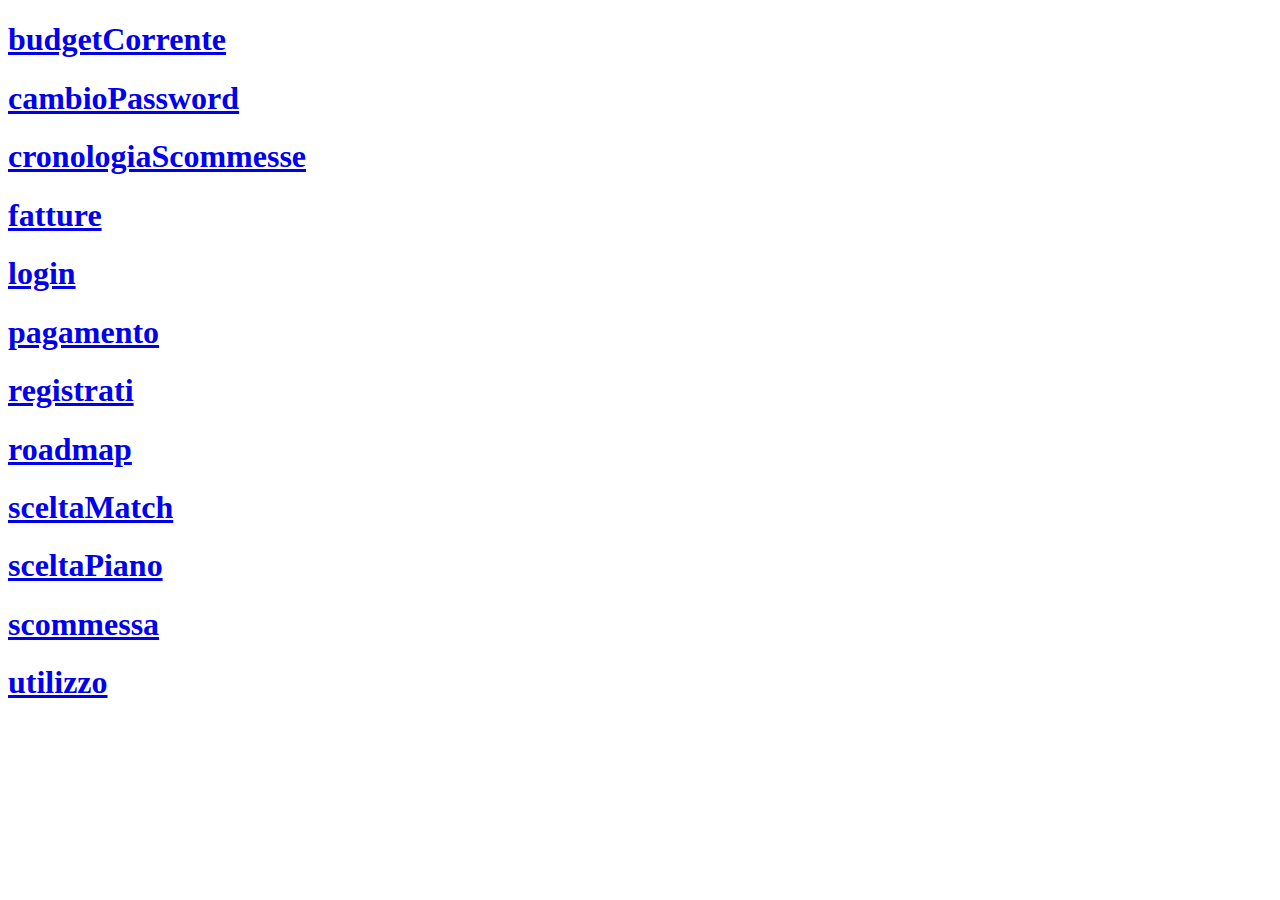
<file: index.html>
<!DOCTYPE html>
<html lang="en">
<head>
    <meta charset="UTF-8">
    <meta http-equiv="X-UA-Compatible" content="IE=edge">
    <meta name="viewport" content="width=device-width, initial-scale=1.0">
    <title>Document</title>
</head>
<body>
    <h1><a href="/budgetCorrente.html">budgetCorrente</a></h1>
    <h1><a href="/cambioPassword.html">cambioPassword</a></h1>
    <h1><a href="/cronologiaScommesse.html">cronologiaScommesse</a></h1>
    <h1><a href="/fatture.html">fatture</a></h1>
    <h1><a href="/login.html">login</a></h1>
    <h1><a href="/pagamento.html">pagamento</a></h1>
    <h1><a href="/registrati.html">registrati</a></h1>
    <h1><a href="/roadmap.html">roadmap</a></h1>
    <h1><a href="/sceltaMatch.html">sceltaMatch</a></h1>
    <h1><a href="/sceltaPiano.html">sceltaPiano</a></h1>
    <h1><a href="/scommessa.html">scommessa</a></h1>
    <h1><a href="/utilizzo.html">utilizzo</a></h1>
</body>
</html>
</file>
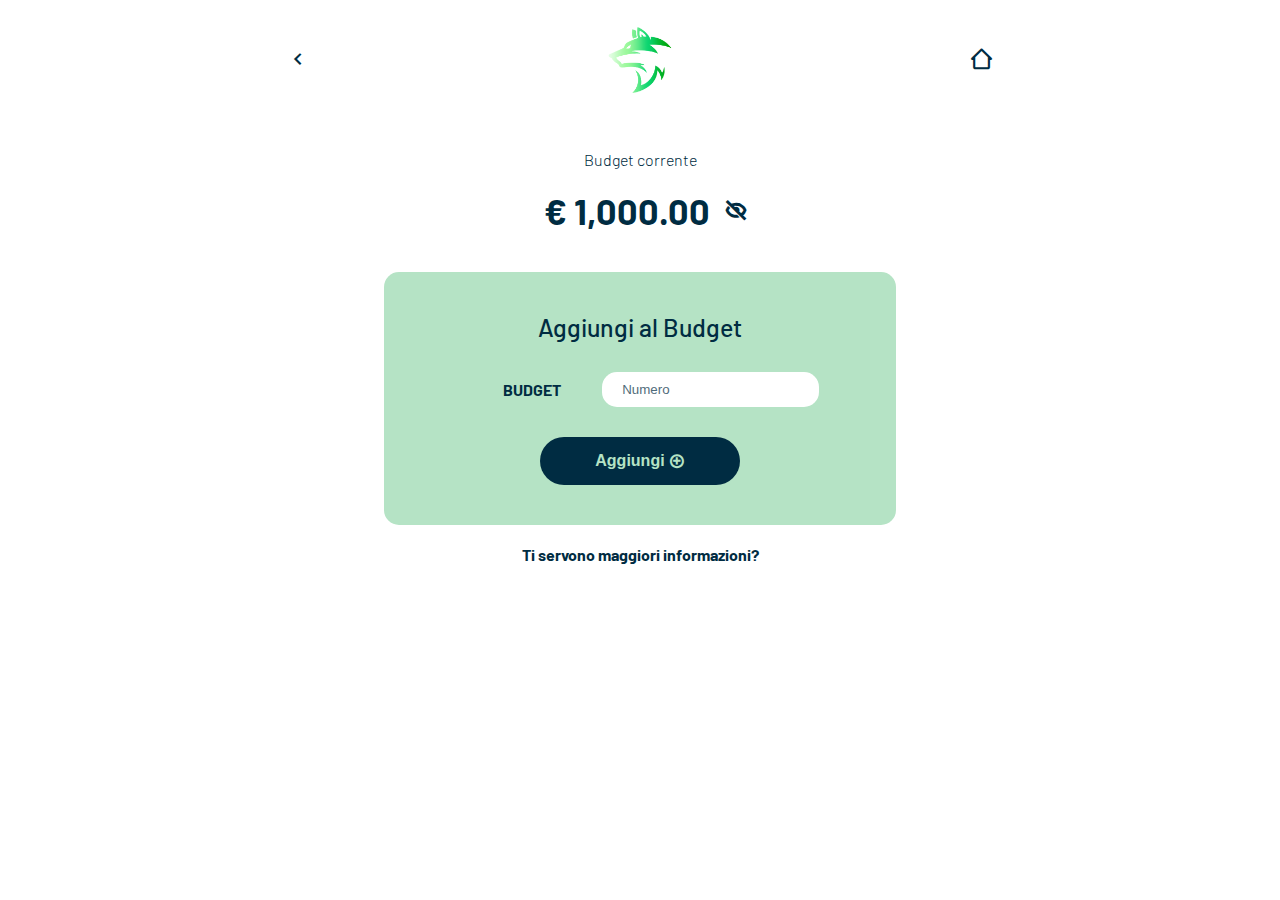
<file: budgetCorrente.html>
<!DOCTYPE html>
<html lang="en">
<head>
    <meta charset="UTF-8">
    <meta http-equiv="X-UA-Compatible" content="IE=edge">
    <meta name="viewport" content="width=device-width, initial-scale=1.0">
    
    <link href='https://unpkg.com/boxicons@2.1.4/css/boxicons.min.css' rel='stylesheet'>
    <link rel="stylesheet" href="styles.css">
    <link rel="icon" href="img/logo_footer.png">

    <title>Scelta Piano | WolfBet</title>
</head>
<body>
    <!-- HEADER -->
    <header class="navbar">
        <a href="#"><i class="bx bx-chevron-left"></i></a>
        <img src="img/logo_footer.png" alt="">
        <a href="#"><i class="bx bx-home-alt-2"></i></a>
    </header>

    <span class="titleBudget">Budget corrente</span>
    <div class="container-saldo" onclick="changeIcon(this)">
        <h1>€ <span id="valoreSaldo" data-text="1,000.00">1,000.00</span></h1>
        <i id="faPlus" class="bx bx-hide" ></i>
    </div>

    <!-- POP UP BUDGET -->
    <section class="container-budget">
        <p>Aggiungi al Budget</p>

        <div class="insertBudg">
            <span>BUDGET</span>
            <input type="text" placeholder="Numero">
        </div>

        <div class="btn-container">
            <button class="btn-popBudg" type="submit">
                <span>Aggiungi</span>
                <i class="bx bx-plus-circle"></i>
            </button>
        </div>
    </section>

    <a href="#" class="moreinfo">Ti servono maggiori informazioni?</a>
	
    <script src="https://code.jquery.com/jquery-3.6.0.min.js"></script>
    <script type="text/javascript" src="functions.js"></script>
</body>
</html>
</file>
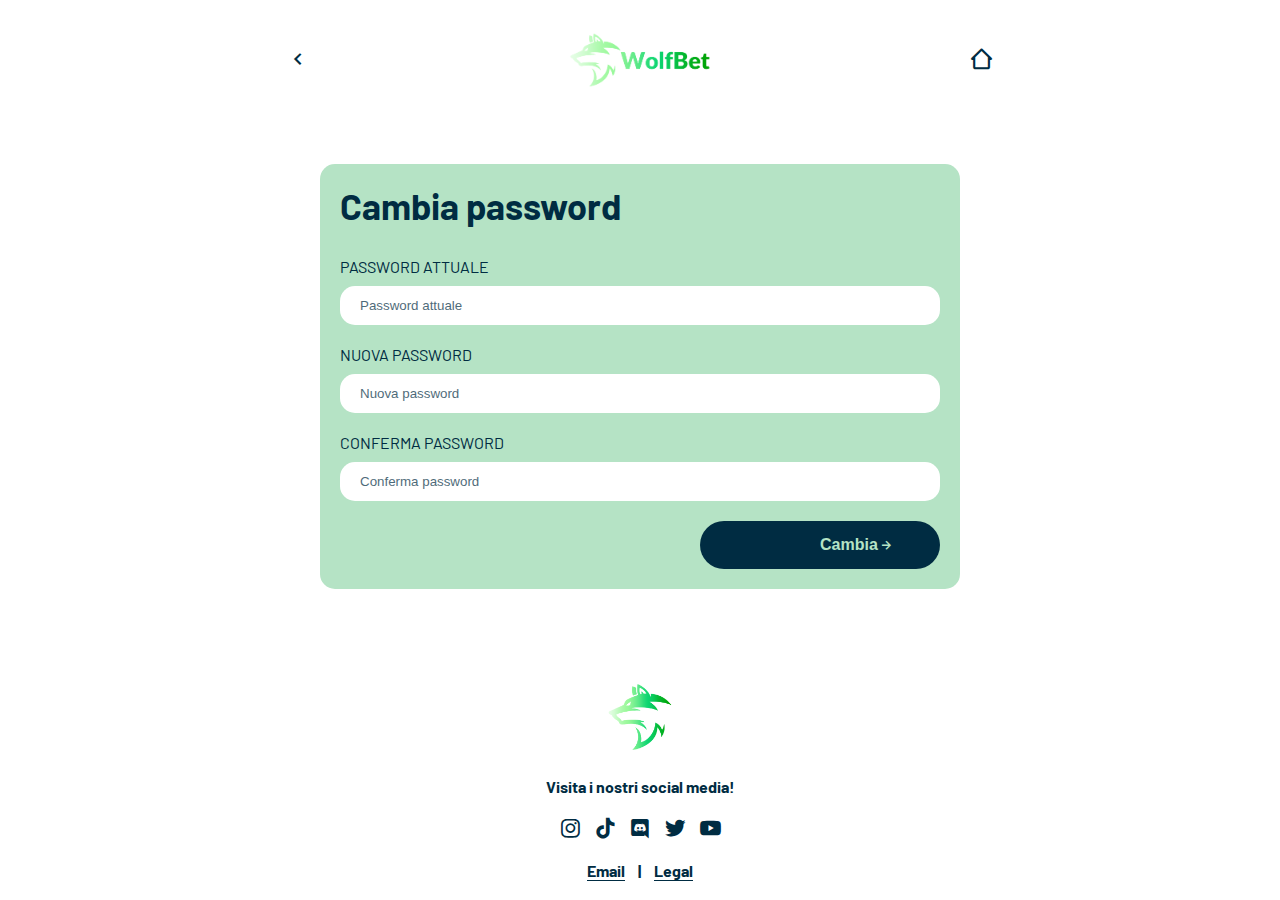
<file: cambioPassword.html>
<!DOCTYPE html>
<html lang="en">
<head>
    <meta charset="UTF-8">
    <meta http-equiv="X-UA-Compatible" content="IE=edge">
    <meta name="viewport" content="width=device-width, initial-scale=1.0">
    
    <link href='https://unpkg.com/boxicons@2.1.4/css/boxicons.min.css' rel='stylesheet'>
    <link rel="stylesheet" href="styles.css">
    <link rel="icon" href="img/logo_footer.png">

    <title>Cambio Password | WolfBet</title>
</head>
<body>
    <!-- HEADER -->
    <header class="navbar">
        <a href="#"><i class="bx bx-chevron-left"></i></a>  <!--ritorno alla pagina di accesso-->
        <img src="img/logo.png" alt="" class="logo">
        <a href="#"><i class="bx bx-home-alt-2"></i></a>    <!--ritorno alla pagina di accesso-->
    </header>

    <!-- SECTION -->
    <section class="container-login">
        <h1>Cambia password</h1>
        <form action="" class="form">
            <label for="">Password attuale</label>
            <input type="password" id="password-now" name="password-now" placeholder="Password attuale">

            <label for="">Nuova password</label>
            <input type="password" id="password-new" name="password-new" placeholder="Nuova password">

            <label for="">Conferma password</label>
            <input type="password" id="password-newc" name="password-newc" placeholder="Conferma password">

            <div class="btn-container">
                <button class="btn-invio" type="submit">
                    <span>Cambia</span>
                    <i class="bx bx-right-arrow-alt"></i>
                </button>
            </div>
        </form>
    </section>

    <!-- FOOTER -->
    <section class="footer">
        <img src="img/logo_footer.png" alt="">
        <p>Visita i nostri social media!</p>
        <div class="social-icons">
            <i class="bx bxl-instagram"></i>
            <i class="bx bxl-tiktok"></i>
            <i class="bx bxl-discord"></i>
            <i class="bx bxl-twitter"></i>
            <i class="bx bxl-youtube"></i>
        </div>
        <p><a href="#">Email</a> | <a href="#">Legal</a></p>
    </section>

    <script src="https://code.jquery.com/jquery-3.6.0.min.js"></script>
    <script type="text/javascript" src="functions.js"></script>
</body>
</html>
</file>
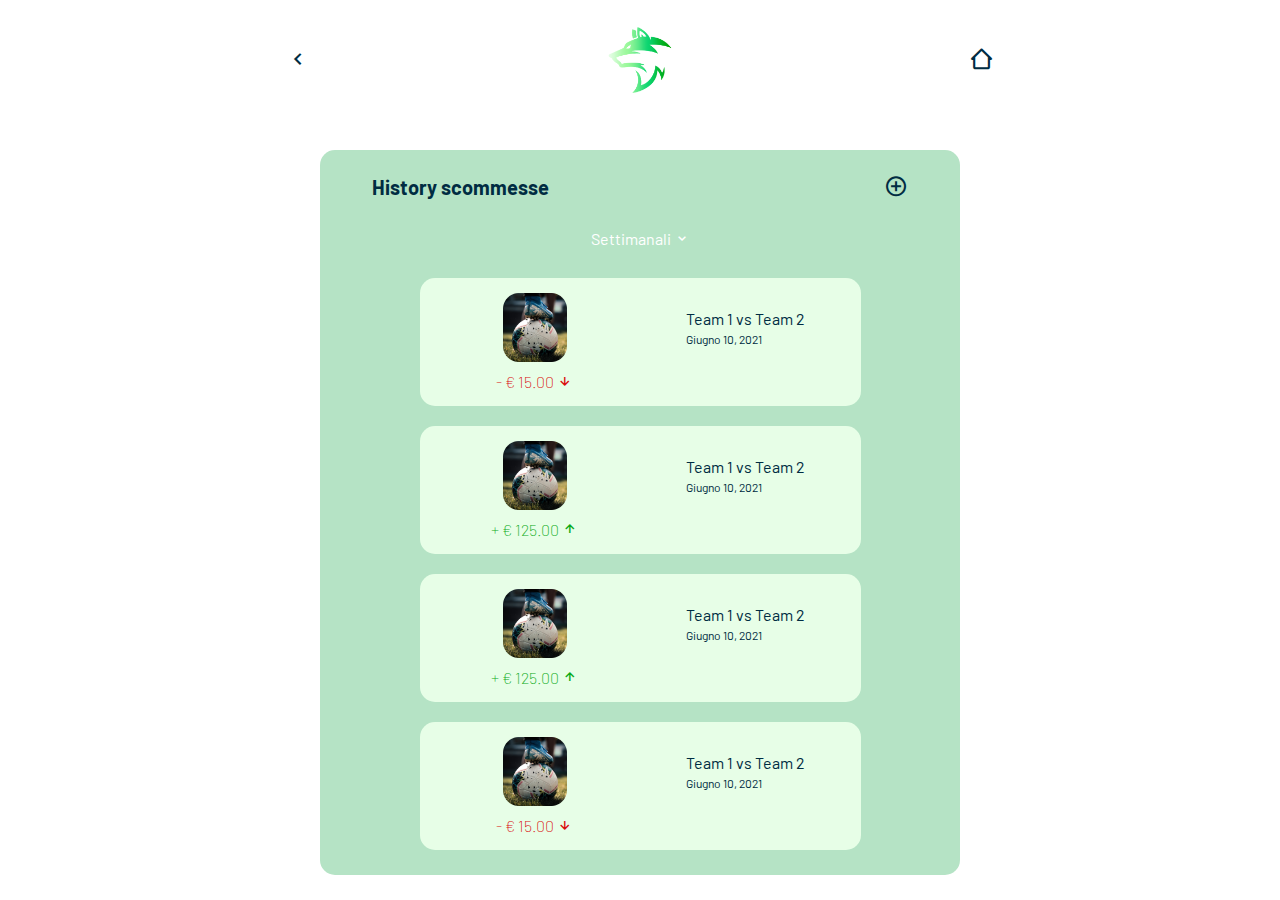
<file: cronologiaScommesse.html>
<!DOCTYPE html>
<html lang="en">
<head>
    <meta charset="UTF-8">
    <meta http-equiv="X-UA-Compatible" content="IE=edge">
    <meta name="viewport" content="width=device-width, initial-scale=1.0">
    
    <link href='https://unpkg.com/boxicons@2.1.4/css/boxicons.min.css' rel='stylesheet'>
    <link rel="stylesheet" href="styles.css">
    <link rel="icon" href="img/logo_footer.png">

    <title>Scelta Piano | WolfBet</title>
</head>
<body>
    <section id="blur">
        <!-- HEADER -->
        <header class="navbar">
            <a href="#"><i class="bx bx-chevron-left"></i></a>
            <img src="img/logo_footer.png" alt="">
            <a href="#"><i class="bx bx-home-alt-2"></i></a>
        </header>

        <!-- SECTION HYSTORY -->
        <section class="container-history">
                <div class="title-history">
                    <p>History scommesse</p>
                    <i class="bx bx-plus-circle" id="addBudget-icon"></i>
                </div>

                <p style="text-align: center; color: white; margin: 30px 0;">Settimanali <i class="bx bx-chevron-down"></i></p>

                <div class="partitaHistory">
                    <div class="inPartita">
                        <img src="img/team.png" alt="">
                        <div class="nameTeam">
                            <p>Team 1 vs Team 2</p>
                            <span>Giugno 10, 2021</span>
                        </div>
                        <span class="negativo">- € 15.00 <i class="bx bx-down-arrow-alt"></i></span>
                    </div>

                    <div class="optionsHystory" id="options">
                        <span>Modifica</span>
                        <span>Rimuovi</span>
                    </div>
                </div>

                <div class="partitaHistory">
                    <div class="inPartita">
                        <img src="img/team.png" alt="">
                        <div class="nameTeam">
                            <p>Team 1 vs Team 2</p>
                            <span>Giugno 10, 2021</span>
                        </div>
                        <span class="positivo">+ € 125.00 <i class="bx bx-up-arrow-alt"></i></span>
                    </div>

                    <div class="optionsHystory" id="options">
                        <span>Modifica</span>
                        <span>Rimuovi</span>
                    </div>
                </div>

                <div class="partitaHistory">
                    <div class="inPartita">
                        <img src="img/team.png" alt="">
                        <div class="nameTeam">
                            <p>Team 1 vs Team 2</p>
                            <span>Giugno 10, 2021</span>
                        </div>
                        <span class="positivo">+ € 125.00 <i class="bx bx-up-arrow-alt"></i></span>
                    </div>

                    <div class="optionsHystory" id="options">
                        <span>Modifica</span>
                        <span>Rimuovi</span>
                    </div>
                </div>

                <div class="partitaHistory">
                    <div class="inPartita">
                        <img src="img/team.png" alt="">
                        <div class="nameTeam">
                            <p>Team 1 vs Team 2</p>
                            <span>Giugno 10, 2021</span>
                        </div>
                        <span class="negativo">- € 15.00 <i class="bx bx-down-arrow-alt"></i></span>
                    </div>

                    <div class="optionsHystory" id="options">
                        <span>Modifica</span>
                        <span>Rimuovi</span>
                    </div>
                </div>
        </section>
    </section>

   <!-- POP UP ADD MATCH -->
   <section class="container-popAdd" id="popAdd">
        <h3>Aggiungi nuovo match</h3>

        <div class="c-dettagli">
            <p class="">DETTAGLI MATCH</p>
            <input type="text" name="" id="" placeholder="Dettagli: es squadra 1  vs squadra 2">
        </div>

        <div class="c-capitale">
            <p>CAPITALE INVESTITO</p>
            <input type="text" name="" id="" placeholder="Numero">
        </div>

        <div class="c-checkbox">
            <div class="check">
                <p>GUADAGNO</p>
                <label class="switch">
                    <input type="checkbox">
                    <span class="slider round"></span>
                  </label>
            </div>
            <input type="text" name="" id="" placeholder="Numero">
        </div>

        <div class="btn-container">
            <button class="btn-popAdd" type="submit">
                <span>Aggiungi</span>
                <i class="bx bx-plus-circle" id="addValore-icon"></i>
            </button>
        </div>
   </section>
	
    <script src="https://code.jquery.com/jquery-3.6.0.min.js"></script>
    <script type="text/javascript" src="functions.js"></script>
</body>
</html>
</file>
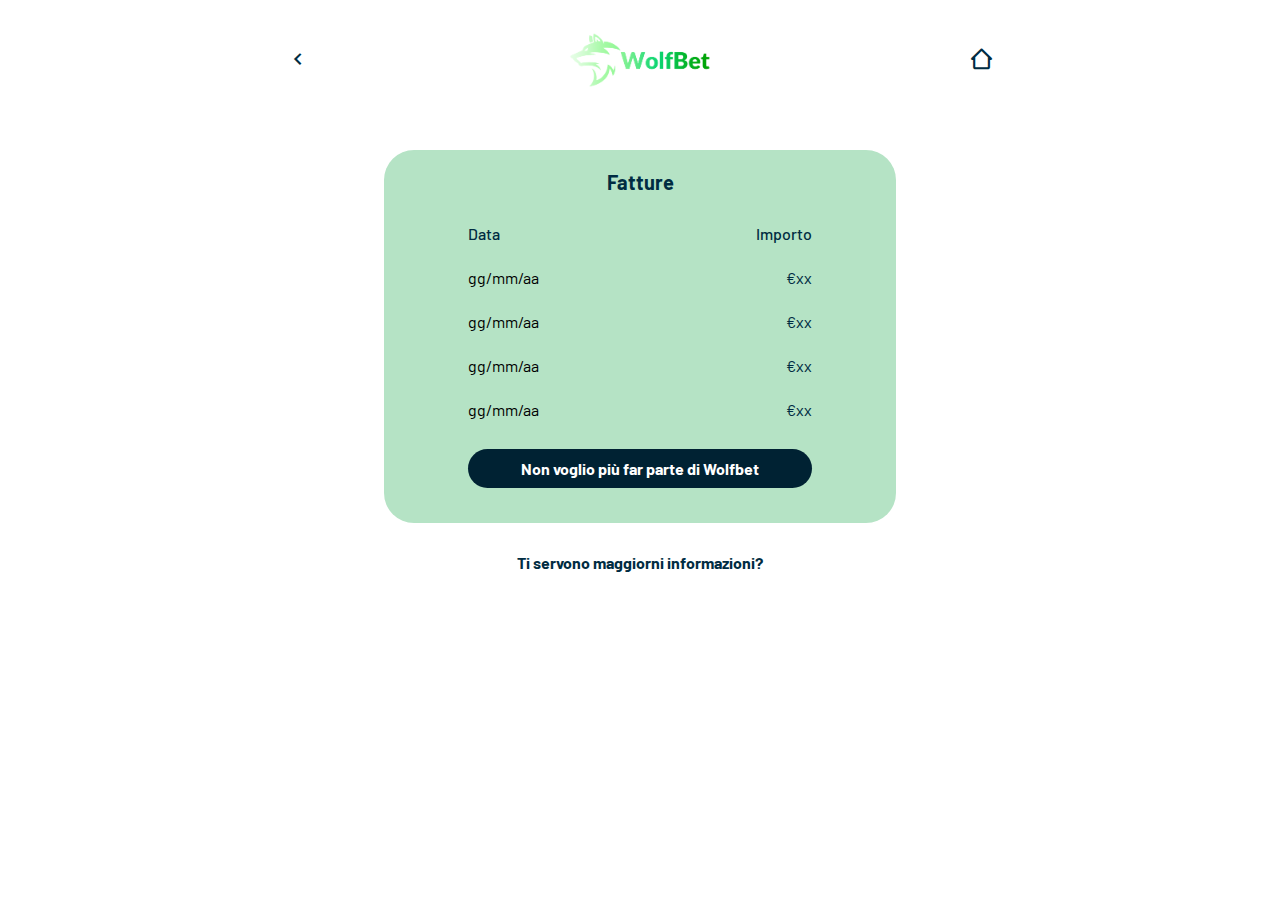
<file: fatture.html>
<!DOCTYPE html>
<html lang="en">
<head>
    <meta charset="UTF-8">
    <meta http-equiv="X-UA-Compatible" content="IE=edge">
    <meta name="viewport" content="width=device-width, initial-scale=1.0">
    
    <link href='https://unpkg.com/boxicons@2.1.4/css/boxicons.min.css' rel='stylesheet'>
    <link rel="stylesheet" href="styles.css">
    <link rel="icon" href="img/logo_footer.png">

    <title>Fatture | WolfBet</title>
</head>
<body>
    <section id="blur">
        <!-- HEADER -->
        <header class="navbar">
            <a href="#"><i class="bx bx-chevron-left"></i></a>  <!--ritorno alla pagina di accesso-->
            <img src="img/logo.png" alt="" class="logo">
            <a href="#"><i class="bx bx-home-alt-2"></i></a>    <!--ritorno alla pagina di accesso-->
        </header>

        <!-- FATTURE -->
        <section class="puntata-container">
            <h3>Fatture</h3>

            <div class="quote">
                <p>Data</p>
                <p class="col2">Importo</p>
                <span>gg/mm/aa</span>
                <span class="col2">€xx</span>
                <span>gg/mm/aa</span>
                <span class="col2">€xx</span>
                <span>gg/mm/aa</span>
                <span class="col2">€xx</span>
                <span>gg/mm/aa</span>
                <span class="col2">€xx</span>
            </div>

            <div class="button-dis">
                <span>Non voglio più far parte di Wolfbet</span>
            </div>
        </section>
        <div style="text-align: center;">
            <a href="#" class="moreinfo">Ti servono maggiorni informazioni?</a>
        </div>
    </section>


    <!-- POP UP DISISCRIVITI -->
    <div class="container-popupdis" id="popupdis">
        <p>Sei davvero sicuro di voler perdere qualsiasi beneficio di WolfBet?</p>

        <form action="" class="form-dis">
            <label for="">Spiegaci le tue ragioni</label>
            <textarea name="" id="" placeholder="Input placeholder"></textarea>
        </form>

        <div class="bottom-pop">
            <a href="#"><div class="button-dis" id="close-dis">
                <span>No, ci ho ripensato</span>
            </div></a>
            <a href="login.html"><div class="button-dis">
                <span>Esco da WolfBet</span>
            </div></a>
        </div>
    </div>
	
    <script src="https://code.jquery.com/jquery-3.6.0.min.js"></script>
    <script type="text/javascript" src="functions.js"></script>
</body>
</html>
</file>
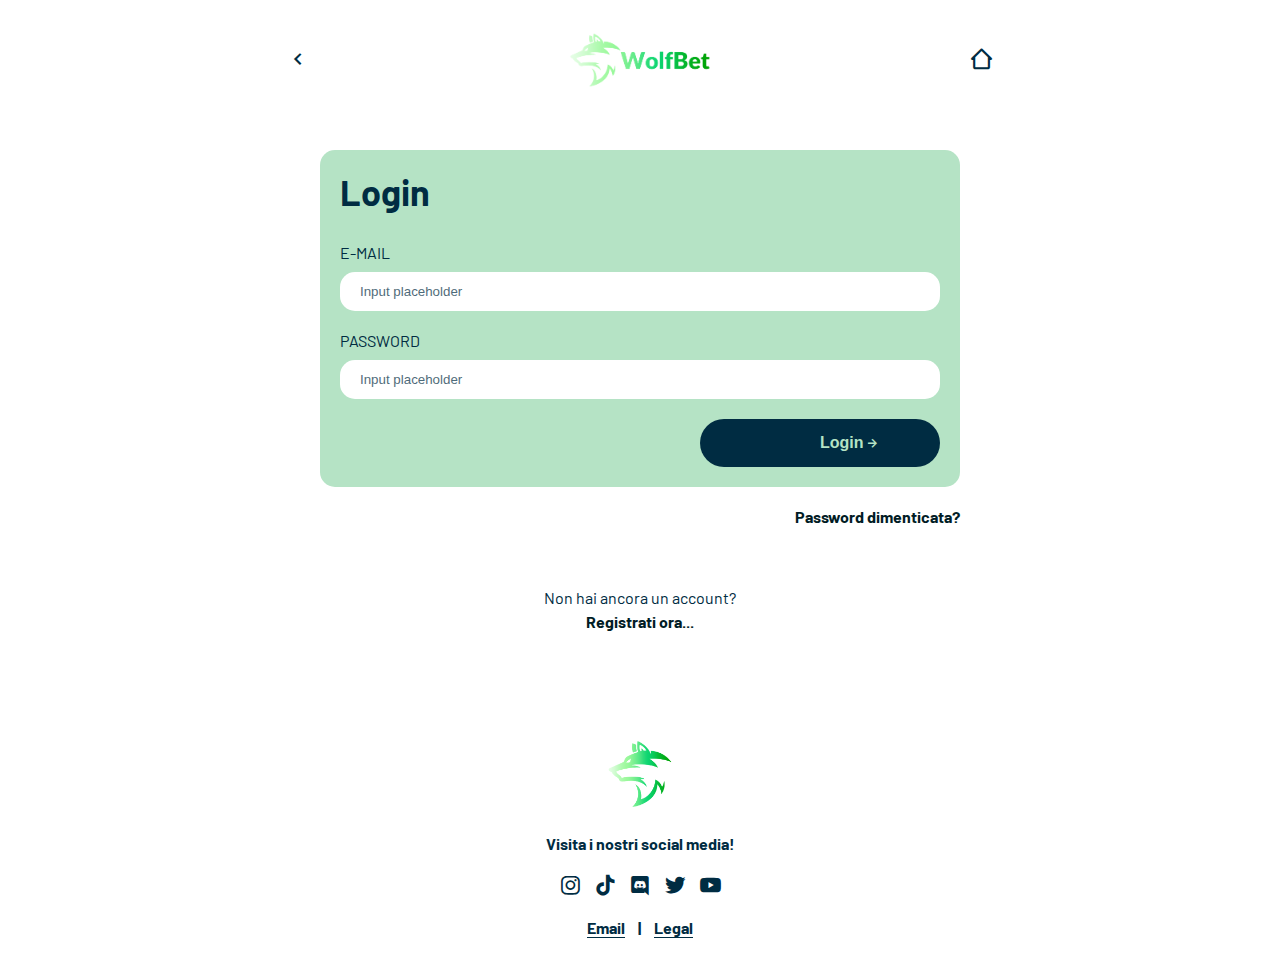
<file: login.html>
<!DOCTYPE html>
<html lang="en">
<head>
    <meta charset="UTF-8">
    <meta http-equiv="X-UA-Compatible" content="IE=edge">
    <meta name="viewport" content="width=device-width, initial-scale=1.0">
    
    <link href='https://unpkg.com/boxicons@2.1.4/css/boxicons.min.css' rel='stylesheet'>
    <link rel="stylesheet" href="styles.css">
    <link rel="icon" href="img/logo_footer.png">

    <title>Login | WolfBet</title>
</head>
<body>
    <!-- HEADER -->
    <header class="navbar">
        <a href="#"><i class="bx bx-chevron-left"></i></a>  <!--ritorno alla pagina di accesso-->
        <img src="img/logo.png" alt="" class="logo">
        <a href="#"><i class="bx bx-home-alt-2"></i></a>    <!--ritorno alla pagina di accesso-->
    </header>

    <!-- SECTION -->
    <section class="container-login">
        <h1>Login</h1>
        <form action="" class="form">
            <label for="">E-mail</label>
            <input type="email" id="email" name="email" placeholder="Input placeholder">

            <label for="">Password</label>
            <input type="password" id="password" name="password" placeholder="Input placeholder">
            
            <div class="btn-container">
                <button class="btn-invio" type="submit">
                    <span>Login</span>
                    <i class="bx bx-right-arrow-alt"></i>
                </button>
            </div>
        </form>
    </section>

    <p class="forgot-p"><a href="#" >Password dimenticata?</a></p>
    <p class="register-p">Non hai ancora un account?<br><a href="register.html"><span>Registrati ora...</span></a></p>

    <!-- FOOTER -->
    <section class="footer">
        <img src="img/logo_footer.png" alt="">
        <p>Visita i nostri social media!</p>
        <div class="social-icons">
            <i class="bx bxl-instagram"></i>
            <i class="bx bxl-tiktok"></i>
            <i class="bx bxl-discord"></i>
            <i class="bx bxl-twitter"></i>
            <i class="bx bxl-youtube"></i>
        </div>
        <p><a href="#">Email</a> | <a href="#">Legal</a></p>
    </section>
	
    <script src="https://code.jquery.com/jquery-3.6.0.min.js"></script>
    <script type="text/javascript" src="functions.js"></script>
</body>
</html>
</file>
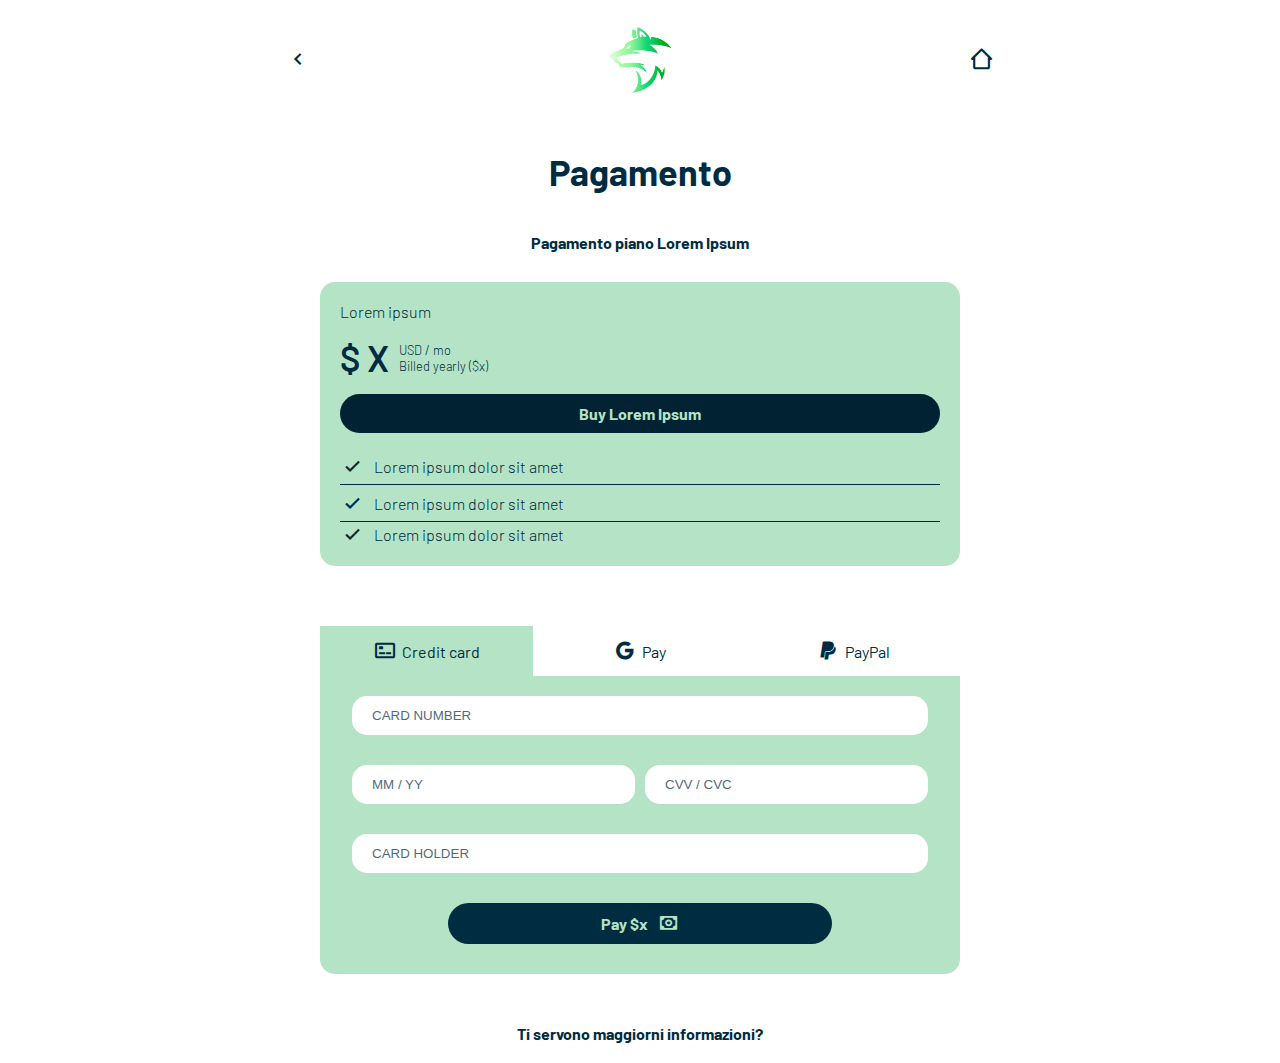
<file: pagamento.html>
<!DOCTYPE html>
<html lang="en">
<head>
    <meta charset="UTF-8">
    <meta http-equiv="X-UA-Compatible" content="IE=edge">
    <meta name="viewport" content="width=device-width, initial-scale=1.0">
    
    <link href='https://unpkg.com/boxicons@2.1.4/css/boxicons.min.css' rel='stylesheet'>
    <link rel="stylesheet" href="styles.css">
  	<link rel="icon" href="img/logo_footer.png">

    <title>Pagamento | WolfBet </title>
</head>
<body>
    <!-- HEADER -->
    <header class="navbar">
        <a href="sceltaPiano.html"><i class="bx bx-chevron-left"></i></a>
        <img src="img/logo_footer.png" alt="">
        <a href="#"><i class="bx bx-home-alt-2"></i></a>
    </header>

    <h1 class="title">Pagamento</h1>

    <p class="moreinfo">Pagamento piano Lorem Ipsum</p>

    <!-- PIANO PAGAMENTO -->
    <section>
        <div class="box-pay pay">
            <p>Lorem ipsum</p>
            <div class="costo">
                <span class="price">$ X</span>
                <div class="info-costo">
                    <span>USD / mo</span>
                    <span>Billed yearly ($x)</span>
                </div>
            </div>
            <a href="#"><div class="button">
                <span>Buy Lorem Ipsum</span>
            </div></a>
            <ul>
                <li>
                    <i class="bx bx-check"></i>
                    <span>Lorem ipsum dolor sit amet</span>
                </li>
                <li>
                    <i class="bx bx-check"></i>
                    <span>Lorem ipsum dolor sit amet</span>
                </li>
                <li>
                    <i class="bx bx-check"></i>
                    <span>Lorem ipsum dolor sit amet</span>
                </li>
            </ul>
        </div>
    </section>

    <!-- PAGAMENTO -->    
    <section class="container-pagamento">
        <div class="metodo-pay">
            <div class="metodo active">
                <i class="bx bx-credit-card-front"></i>
                <span>Credit card</span>
            </div>

            <div class="metodo">
                <i class="bx bxl-google" id="icon-pay"></i>
                <span>Pay</span>
            </div>

            <div class="metodo">
                <i class="bx bxl-paypal"></i>
                <span>PayPal</span>
            </div>
        </div>

        <form action="" class="form">
            <input type="number" id="numbercard" name="numbercard" class="numbercard" placeholder="Card Number" required>
            <input type="number" id="number" name="number" placeholder="MM / YY" class="number" required>
            <input type="number" id="cvv" name="cvv" placeholder="CVV / CVC" class="cvv" required>
            <input type="text" id="cardholder" name="cardholder" placeholder="Card holder" class="cardholder" required>
        </form>

        <a href="#"><div class="btn-pay">
            <span>Pay $x</span>
            <i class="bx bx-money"></i>
        </div></a>
    </section>

    <a href="#" class="moreinfo">Ti servono maggiorni informazioni?</a>

    <script src="https://code.jquery.com/jquery-3.6.0.min.js"></script>
    <script type="text/javascript" src="functions.js"></script>

</body>
</html>
</file>
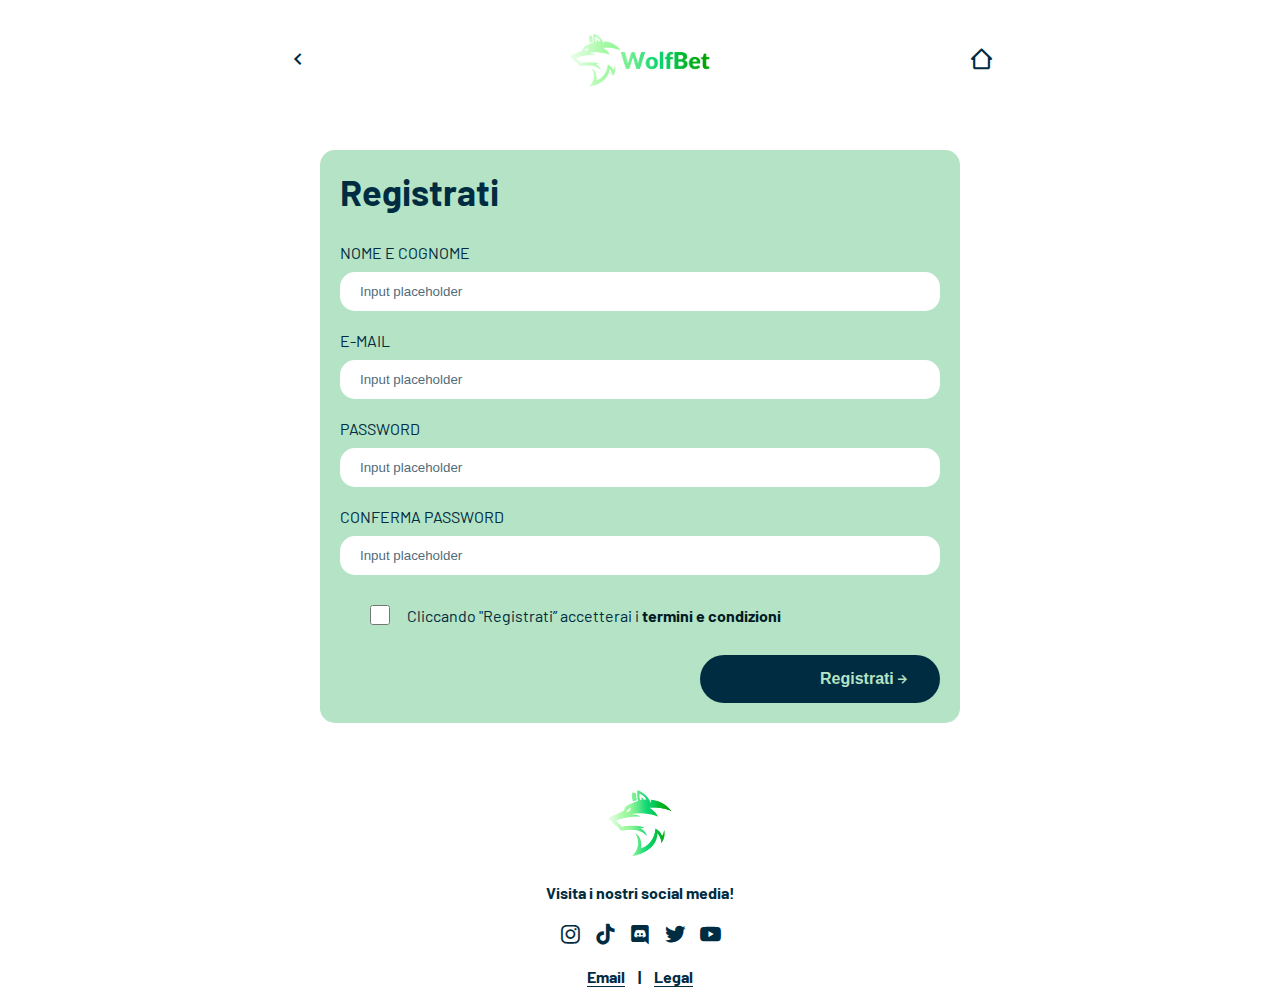
<file: registrati.html>
<!DOCTYPE html>
<html lang="en">
<head>
    <meta charset="UTF-8">
    <meta http-equiv="X-UA-Compatible" content="IE=edge">
    <meta name="viewport" content="width=device-width, initial-scale=1.0">
    
    <link href='https://unpkg.com/boxicons@2.1.4/css/boxicons.min.css' rel='stylesheet'>
    <link rel="stylesheet" href="styles.css">
    <link rel="icon" href="img/logo_footer.png">

    <title>Registrati | WolfBet</title>
</head>
<body>
    <!-- HEADER -->
    <header class="navbar">
        <a href="login.html"><i class="bx bx-chevron-left"></i></a>
        <img src="img/logo.png" alt="" class="logo">
        <a href="#"><i class="bx bx-home-alt-2"></i></a> <!--ritorna alla pagina di accesso-->
    </header>

    <!-- SECTION -->
    <section class="container-login">
        <h1>Registrati</h1>
        <form action="" class="form">
            <label for="">Nome e Cognome</label>
            <input type="email" id="email" name="email" placeholder="Input placeholder">

            <label for="">E-mail</label>
            <input type="email" id="email" name="email" placeholder="Input placeholder">

            <label for="">Password</label>
            <input type="password" id="password" name="password" placeholder="Input placeholder">

            <label for="">Conferma password</label>
            <input type="password" id="c-password" name="c-password" placeholder="Input placeholder">

            <div class="input-privacy">
                <input type="checkbox" name="privacy" id="privacy" required>
                <span>Cliccando "Registrati” accetterai i <a href="#">termini e condizioni</a></span> <!--pagina termini e condizioni-->
            </div>

            <div class="btn-container">
                <button class="btn-invio" type="submit">
                    <span>Registrati</span>
                    <i class="bx bx-right-arrow-alt"></i>
                </button>
            </div>
        </form>
    </section>

       <!-- FOOTER -->
       <section class="footer">
        <img src="img/logo_footer.png" alt="">
        <p>Visita i nostri social media!</p>
        <div class="social-icons">
            <i class="bx bxl-instagram"></i>
            <i class="bx bxl-tiktok"></i>
            <i class="bx bxl-discord"></i>
            <i class="bx bxl-twitter"></i>
            <i class="bx bxl-youtube"></i>
        </div>
        <p><a href="#">Email</a> | <a href="#">Legal</a></p>
    </section>
	
    <script src="https://code.jquery.com/jquery-3.6.0.min.js"></script>
    <script type="text/javascript" src="functions.js"></script>
</body>
</html>
</file>
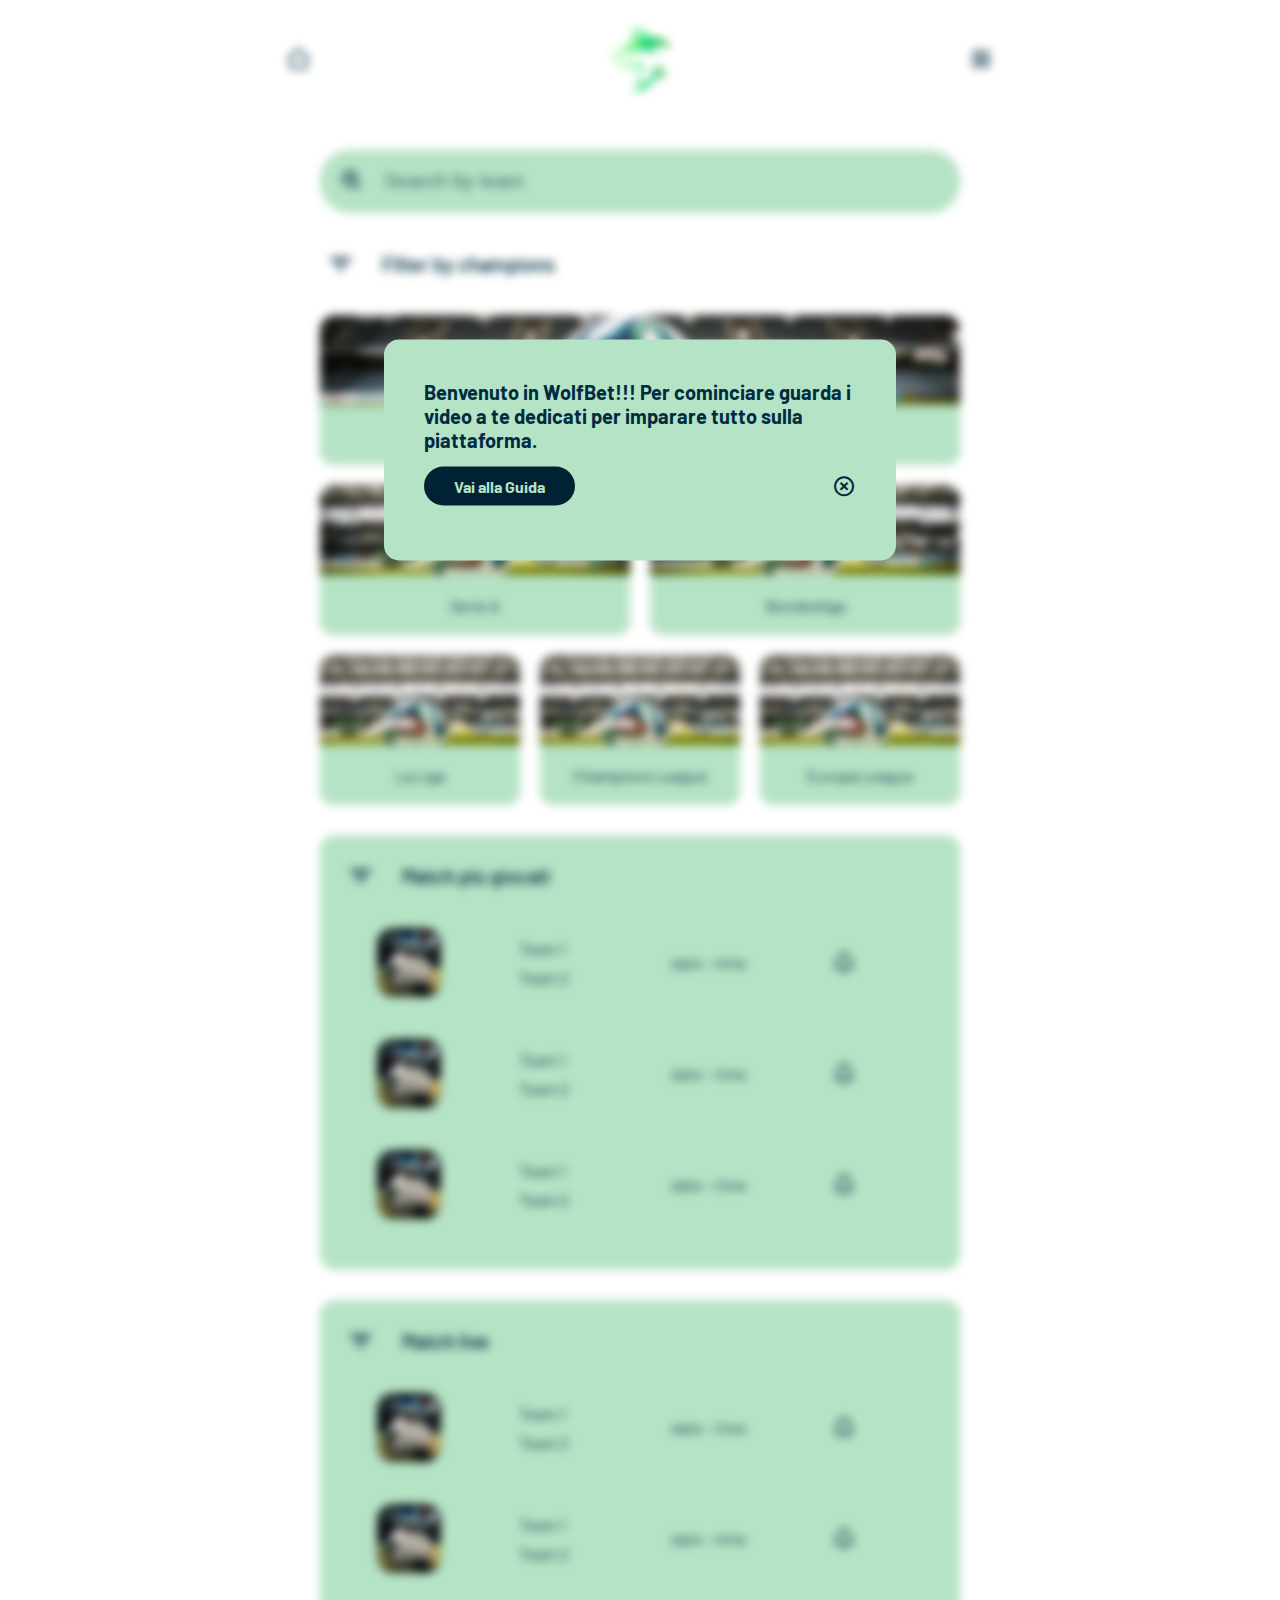
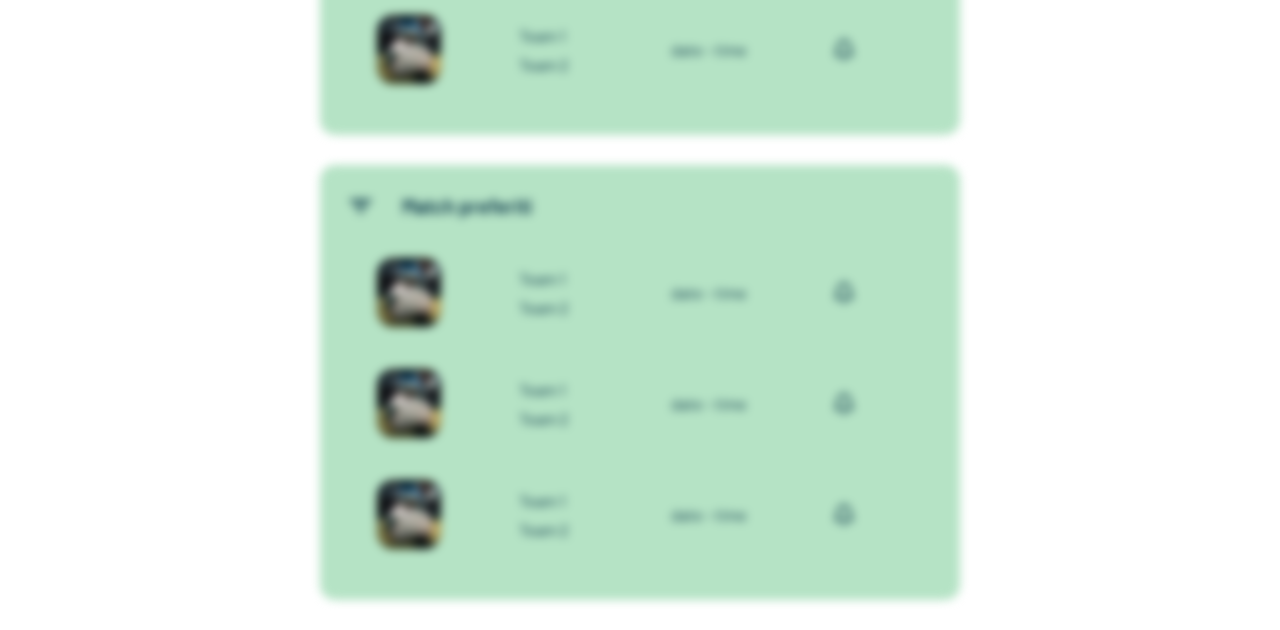
<file: sceltaMatch.html>
<!DOCTYPE html>
<html lang="en">
<head>
    <meta charset="UTF-8">
    <meta http-equiv="X-UA-Compatible" content="IE=edge">
    <meta name="viewport" content="width=device-width, initial-scale=1.0">
    
    <link href='https://unpkg.com/boxicons@2.1.4/css/boxicons.min.css' rel='stylesheet'>
    <link rel="stylesheet" href="styles.css">
    <link rel="shortcut icon" href="img/logo_footer.png" type="image/x-icon">
    <script type="text/javascript">
          function start() {
            if (localStorage.getItem('theme') === 'theme-dark'){
              document.getElementById('icona-tema').classList.remove("bxs-moon");
              document.getElementById('icona-tema').classList.add("bxs-sun");
            } else {
              document.getElementById('icona-tema').classList.remove("bxs-sun");
              document.getElementById('icona-tema').classList.add("bxs-moon");
            }
          }
          window.onload = start;
    </script> 

    <title>Scelta match | WolfBet </title>
</head>
<body class="sceltamatch">
    <section id="blur-match">
        <!-- HEADER -->
        <header class="navbar">
            <a href="#" class="hidden"><i class="bx bx-home-alt-2"></i></a>
            <img src="img/logo_footer.png" alt="">
            <a href="#"><i class="bx bxs-grid"></i></i></a>
        </header>

        <!-- SEARCHBAR -->
        <section class="container-searchbar">
            <form action="" class="searchbar">
                <button type="submit">
                    <i class="bx bx-zoom-in"></i>
                </button>
                <input type="text" name="" id="" placeholder="Search by team">
            </form>
        </section>

        <!-- FILETRS -->
        <div class="filters">
            <i class="bx bx-filter"></i>
            <span>Filter by champions</span>
        </div>

        <!-- MATCH AVAILABLE -->
        <div class="match90 cm">
            <p class="match-p">Premiere League</p>
        </div>

        <div class="container-match-45">
            <div class="match45 cm">
                <p class="match-p">Serie A</p>
            </div>
            <div class="match45 cm">
                <p class="match-p">Bundesliga</p>
            </div>
        </div>

        <div class="container-match-33">
            <div class="match33 cm">
                <p class="match-p">La Liga</p>
            </div>
            <div class="match33 cm">
                <p class="match-p">Champions League</p>
            </div>
            <div class="match33 cm">
                <p class="match-p">Europa League</p>
            </div>
        </div>

        <!-- MATCH PIU GIOCATI -->
        <section class="container-partite">
            <div class="filters-match">
                <i class="bx bx-filter"></i>
                <span>Match più giocati</span>
            </div>

            <div class="match-list">
                <img src="img/team.png" alt="">
                <div>
                    <p>Team 1</p>
                    <p>Team 2</p>
                </div>
                <span>date - time</span>
                <i class="bx bx-bell" id="icon1" onclick="changeIconBell('icon1')"></i>
            </div>

            <div class="match-list">
                <img src="img/team.png" alt="">
                <div>
                    <p>Team 1</p>
                    <p>Team 2</p>
                </div>
                <span>date - time</span>
                <i class="bx bx-bell" id="icon2" onclick="changeIconBell('icon2')"></i>
            </div>

            <div class="match-list">
                <img src="img/team.png" alt="">
                <div>
                    <p>Team 1</p>
                    <p>Team 2</p>
                </div>
                <span>date - time</span>
                <i class="bx bx-bell" id="icon3" onclick="changeIconBell('icon3')"></i>
            </div>
        </section>

        <!-- MATCH LIVE -->
        <section class="container-partite">
            <div class="filters-match">
                <i class="bx bx-filter"></i>
                <span>Match live</span>
            </div>

            <div class="match-list">
                <img src="img/team.png" alt="">
                <div>
                    <p>Team 1</p>
                    <p>Team 2</p>
                </div>
                <span>date - time</span>
                <i class="bx bx-bell" id="icon4" onclick="changeIconBell('icon4')"></i>
            </div>

            <div class="match-list">
                <img src="img/team.png" alt="">
                <div>
                    <p>Team 1</p>
                    <p>Team 2</p>
                </div>
                <span>date - time</span>
                <i class="bx bx-bell" id="icon5" onclick="changeIconBell('icon5')"></i>
            </div>

            <div class="match-list">
                <img src="img/team.png" alt="">
                <div>
                    <p>Team 1</p>
                    <p>Team 2</p>
                </div>
                <span>date - time</span>
                <i class="bx bx-bell" id="icon6" onclick="changeIconBell('icon6')"></i>
            </div>
        </section>

        <!-- MATCH PREFERITI -->
        <section class="container-partite last">
            <div class="filters-match">
                <i class="bx bx-filter"></i>
                <span>Match preferiti</span>
            </div>

            <div class="match-list">
                <img src="img/team.png" alt="">
                <div>
                    <p>Team 1</p>
                    <p>Team 2</p>
                </div>
                <span>date - time</span>
                <i class="bx bx-bell" id="icon7" onclick="changeIconBell('icon7')"></i>
            </div>

            <div class="match-list">
                <img src="img/team.png" alt="">
                <div>
                    <p>Team 1</p>
                    <p>Team 2</p>
                </div>
                <span>date - time</span>
                <i class="bx bx-bell" id="icon8" onclick="changeIconBell('icon8')"></i>
            </div>

            <div class="match-list">
                <img src="img/team.png" alt="">
                <div>
                    <p>Team 1</p>
                    <p>Team 2</p>
                </div>
                <span>date - time</span>
                <i class="bx bx-bell" id="icon9" onclick="changeIconBell('icon9')"></i>
            </div>
        </section>

        <!-- MENU UTENTE -->
        <section class="menu-user" id="mUser">
            <div class="topbar">
                <i class="bx bx-x-circle"></i>
                <p>Impostazioni</p>
                <button onclick="toggleTheme()" class="btn-theme">
                    <i id="icona-tema" class="bx bxs-sun"></i>
                </button>
            </div>

            <div class="content">
                <i class="bx bx-right-top-arrow-circle"></i>
                <p>Puntate</p>
                <i class="bx bx-coin-stack"></i>
                <p>Budget</p>
                <i class="bx bx-help-circle"></i>
                <p>Guida</p>
            </div>

            <hr>

            <div class="user-key">
                <div class="user">
                    <img src="img/profile.png" alt="">
                    <p>Nome utente</p>
                    <i class="bx bx-bell" id="icon10" onclick="changeIconBell('icon10')"></i>
                    <i class="bx bx-dots-horizontal-rounded"></i>
                </div>
                <div class="shortcut">
                    <i class="bx bx-key"></i>
                    <p>Cambio password</p>
                    <i class="bx bx-credit-card-front"></i>
                    <p>Pagamenti</p>
                    <i class="bx bx-log-out"></i>
                    <p>Logout</p>
                </div>
            </div>
        </section>
    </section>

    <!-- POP UP HOME -->
    <div class="container-popup" id="popup">
        <p>Benvenuto in WolfBet!!! Per cominciare guarda i video a te dedicati per imparare tutto sulla piattaforma.</p>
        <div class="bottom-pop">
            <a href="utilizzo.html"><div class="button">
                <span>Vai alla Guida</span>
            </div></a>
            <i class="bx bx-x-circle" id="close-pop"></i>
        </div>
    </div>

    <script src="https://code.jquery.com/jquery-3.6.0.min.js"></script>
    <script type="text/javascript" src="functions.js"></script>

</body>
</html>
</file>
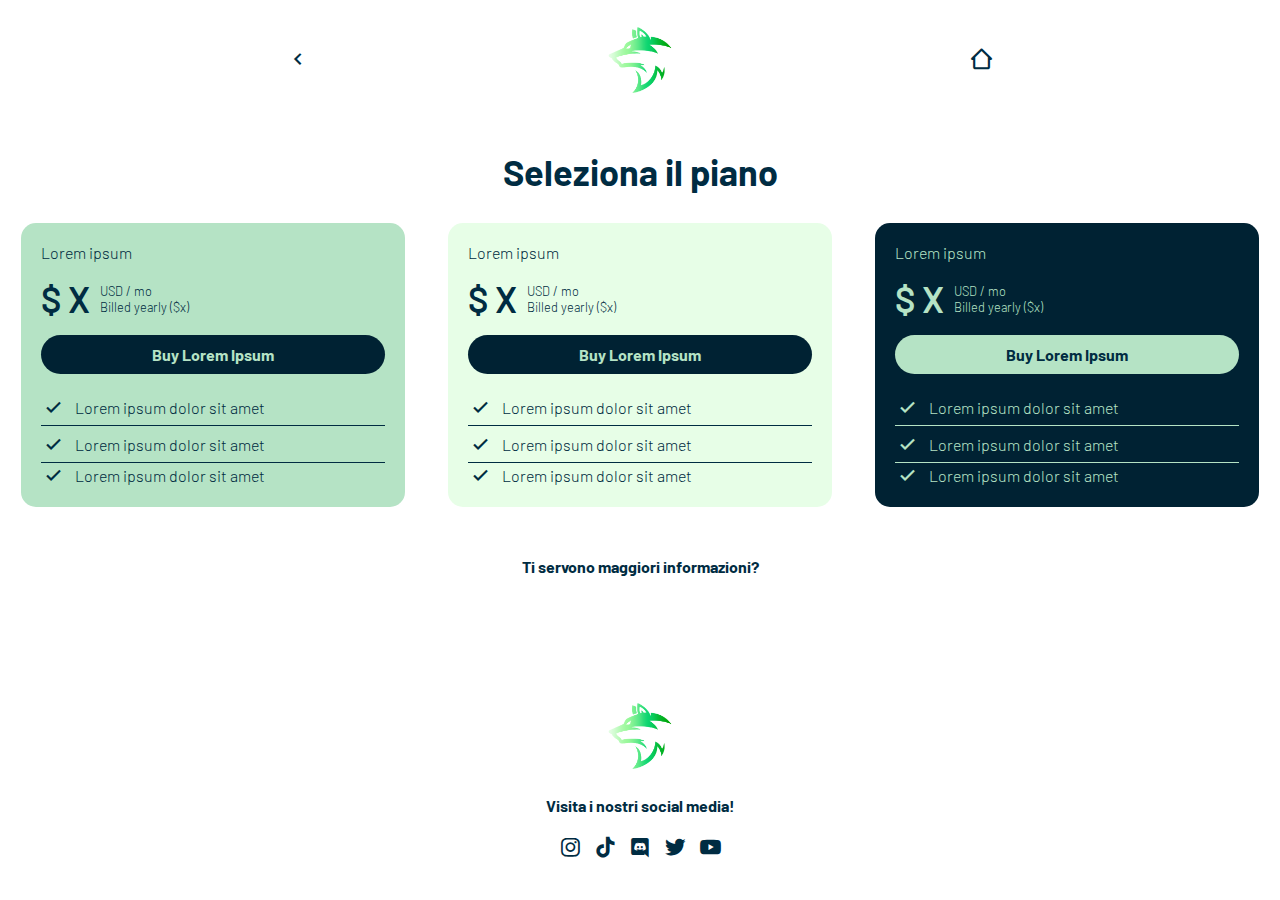
<file: sceltaPiano.html>
<!DOCTYPE html>
<html lang="en">
<head>
    <meta charset="UTF-8">
    <meta http-equiv="X-UA-Compatible" content="IE=edge">
    <meta name="viewport" content="width=device-width, initial-scale=1.0">
    
    <link href='https://unpkg.com/boxicons@2.1.4/css/boxicons.min.css' rel='stylesheet'>
    <link rel="stylesheet" href="styles.css">
    <link rel="icon" href="img/logo_footer.png">

    <title>Scelta Piano | WolfBet</title>
</head>
<body>
    <!-- HEADER -->
    <header class="navbar">
        <a href="#"><i class="bx bx-chevron-left"></i></a>
        <img src="img/logo_footer.png" alt="">
        <a href="#"><i class="bx bx-home-alt-2"></i></a>
    </header>

    <h1 class="title">Seleziona il piano</h1>

    <!-- PIANI PAGAMENTO -->
    <section class="container-pay">
        <div class="box-pay">
            <p>Lorem ipsum</p>
            <div class="costo">
                <span class="price">$ X</span>
                <div class="info-costo">
                    <span>USD / mo</span>
                    <span>Billed yearly ($x)</span>
                </div>
            </div>
            <a href="#"><div class="button">
                <span>Buy Lorem Ipsum</span>
            </div></a>
            <ul>
                <li>
                    <i class="bx bx-check"></i>
                    <span>Lorem ipsum dolor sit amet</span>
                </li>
                <li>
                    <i class="bx bx-check"></i>
                    <span>Lorem ipsum dolor sit amet</span>
                </li>
                <li>
                    <i class="bx bx-check"></i>
                    <span>Lorem ipsum dolor sit amet</span>
                </li>
            </ul>
        </div>

        <div class="box-pay due">
            <p>Lorem ipsum</p>
            <div class="costo">
                <span class="price">$ X</span>
                <div class="info-costo">
                    <span>USD / mo</span>
                    <span>Billed yearly ($x)</span>
                </div>
            </div>
            <a href="#"><div class="button">
                <span>Buy Lorem Ipsum</span>
            </div></a>
            <ul>
                <li>
                    <i class="bx bx-check"></i>
                    <span>Lorem ipsum dolor sit amet</span>
                </li>
                <li>
                    <i class="bx bx-check"></i>
                    <span>Lorem ipsum dolor sit amet</span>
                </li>
                <li>
                    <i class="bx bx-check"></i>
                    <span>Lorem ipsum dolor sit amet</span>
                </li>
            </ul>
        </div>

        <div class="box-pay tre">
            <p>Lorem ipsum</p>
            <div class="costo">
                <span class="price">$ X</span>
                <div class="info-costo">
                    <span>USD / mo</span>
                    <span>Billed yearly ($x)</span>
                </div>
            </div>
            <a href="#"><div class="button">
                <span>Buy Lorem Ipsum</span>
            </div></a>
            <ul>
                <li>
                    <i class="bx bx-check"></i>
                    <span>Lorem ipsum dolor sit amet</span>
                </li>
                <li>
                    <i class="bx bx-check"></i>
                    <span>Lorem ipsum dolor sit amet</span>
                </li>
                <li>
                    <i class="bx bx-check"></i>
                    <span>Lorem ipsum dolor sit amet</span>
                </li>
            </ul>
        </div>
    </section>

    <a href="#" class="moreinfo">Ti servono maggiori informazioni?</a>

    <!-- FOOTER -->
    <section class="footer">
        <img src="img/logo_footer.png" alt="">
        <p>Visita i nostri social media!</p>
        <div class="social-icons">
            <i class="bx bxl-instagram"></i>
            <i class="bx bxl-tiktok"></i>
            <i class="bx bxl-discord"></i>
            <i class="bx bxl-twitter"></i>
            <i class="bx bxl-youtube"></i>
        </div>
    </section>
	
    <script src="https://code.jquery.com/jquery-3.6.0.min.js"></script>
    <script type="text/javascript" src="functions.js"></script>
</body>
</html>
</file>
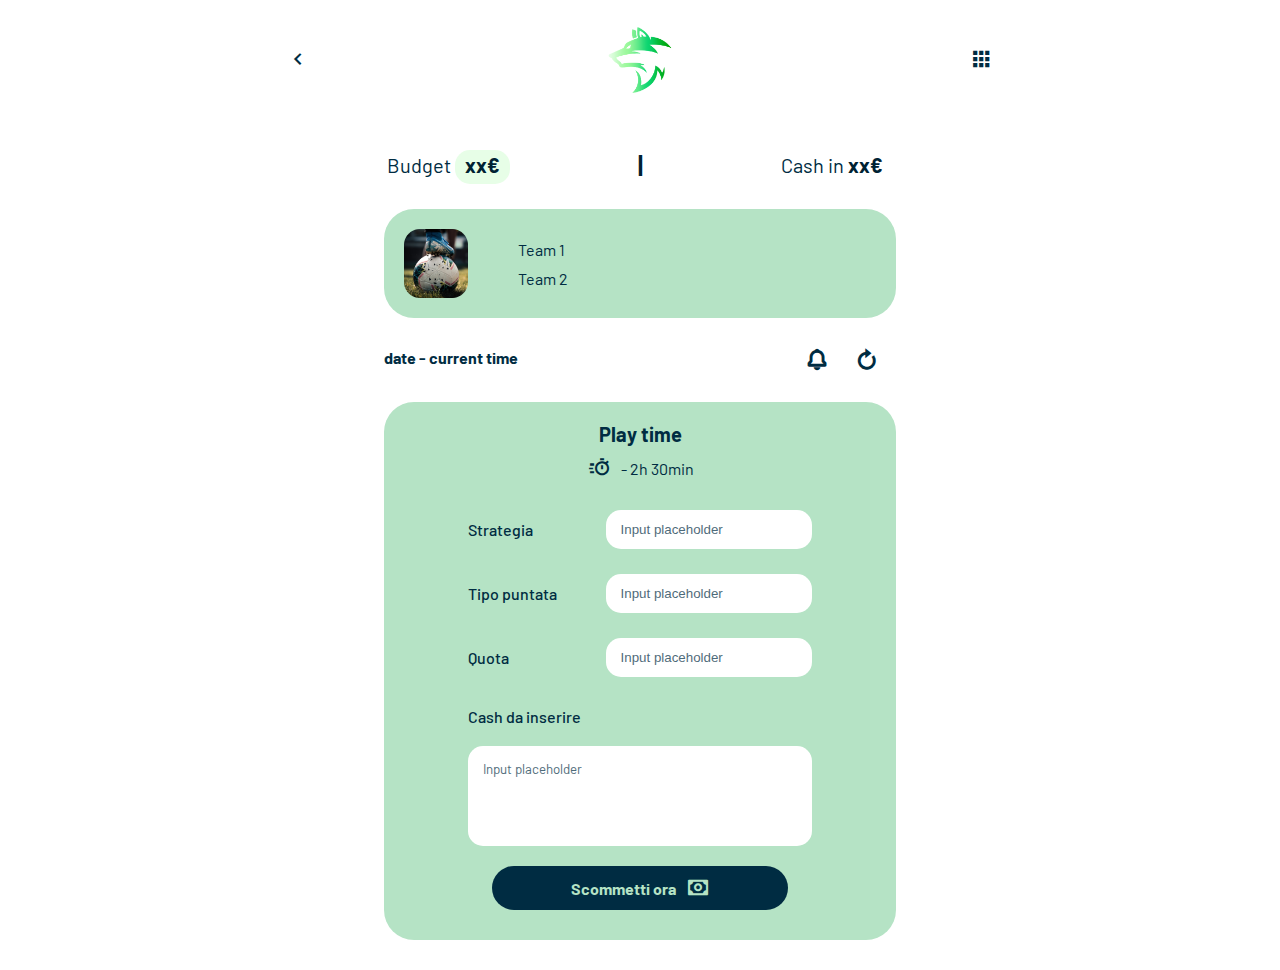
<file: scommessa.html>
<!DOCTYPE html>
<html lang="en">
<head>
    <meta charset="UTF-8">
    <meta http-equiv="X-UA-Compatible" content="IE=edge">
    <meta name="viewport" content="width=device-width, initial-scale=1.0">
    
    <link href='https://unpkg.com/boxicons@2.1.4/css/boxicons.min.css' rel='stylesheet'>
    <link rel="stylesheet" href="styles.css">
    <link rel="icon" href="img/logo_footer.png">

    <title>Scommesse | WolfBet</title>
</head>
<body>
    <sction id="blur">
        <!-- HEADER -->
        <header class="navbar">
            <a href="sceltaMatch.html"><i class="bx bx-chevron-left"></i></a>
            <img src="img/logo_footer.png" alt="">
            <a href="#"><i class="bx bxs-grid"></i></i></a>
        </header>

        <!-- CASH IN CONTAINER -->
        <div class="cashin">
            <h3>Budget <span class="insertIn">xx€</span></h3>
            <p>|</p>
            <h3>Cash in <span>xx€</span></h3>
        </div>

        <!-- SINGLE TEAM CONTAINER -->
        <section class="team-scommessa">
            <img src="img/team.png" alt="">
            <div class="team-names">
                <p>Team 1</p>
                <p>Team 2</p>
            </div>
        </section>

        <!-- SETTINGS CONTAINER -->
        <div class="settings">
            <p>date - current time</p>
            <div class="icon">
                <i class="bx bx-bell" id="icon" onclick="changeIconBell('icon')"></i>
                <i class="bx bx-revision"></i>
            </div>
        </div>

        <!-- PUNTATA CONTAINER -->
        <section class="puntata-container">
            <h3>Play time</h3>
            <div class="time">
                <i class="bx bx-timer"></i>
                <span>- 2h 30min</span>
            </div>

            <div class="quote">
                <p>Strategia</p>
                <input type="text" name="" id="" placeholder="Input placeholder" required>
                <p>Tipo puntata</p>
                <input type="text" name="" id="" placeholder="Input placeholder" required>
                <p>Quota</p>
                <input type="text" name="" id="" placeholder="Input placeholder" required>
            </div>

            <form action="" class="form-cashin">
                <label for="">Cash da inserire</label>
                <textarea name="" id="" placeholder="Input placeholder"></textarea>
            </form>

            <a href="#"><div class="btn-pay">
                <span>Scommetti ora</span>
                <i class="bx bx-money"></i>
            </div></a>
        </section>
    </sction>

    <!-- POP UP BUDGET -->
    <section class="container-popBudg" id="popBudget">
        <p>Aggiungi al Budget</p>

        <div class="insertBudg">
            <span>BUDGET</span>
            <input type="text" placeholder="Numero">
        </div>

        <div class="btn-container">
            <button class="btn-popBudg" type="submit">
                <span>Aggiungi</span>
                <i class="bx bx-plus-circle"></i>
            </button>
        </div>
    </section>

     <!-- MENU UTENTE -->
    <section class="menu-user" id="mUser">
        <div class="topbar">
            <i class="bx bx-x-circle"></i>
            <p>Impostazioni</p>
            <button onclick="toggleTheme()" class="btn-theme">
                <i id="icona-tema" class="bx bxs-sun"></i>
            </button>
        </div>

        <div class="content">
            <i class="bx bx-right-top-arrow-circle"></i>
            <p>Puntate</p>
            <i class="bx bx-coin-stack"></i>
            <p>Budget</p>
            <i class="bx bx-help-circle"></i>
            <p>Guida</p>
        </div>

        <hr>

        <div class="user-key">
            <div class="user">
                <img src="img/profile.png" alt="">
                <p>Nome utente</p>
                <i class="bx bx-bell" id="icon10" onclick="changeIconBell('icon10')"></i>
                <i class="bx bx-dots-horizontal-rounded"></i>
            </div>
            <div class="shortcut">
                <i class="bx bx-key"></i>
                <p>Cambio password</p>
                <i class="bx bx-credit-card-front"></i>
                <p>Pagamenti</p>
                <i class="bx bx-log-out"></i>
                <p>Logout</p>
            </div>
        </div>
    </section>

    <script src="https://code.jquery.com/jquery-3.6.0.min.js"></script>
    <script type="text/javascript" src="functions.js"></script>

</body>
</html>
</file>
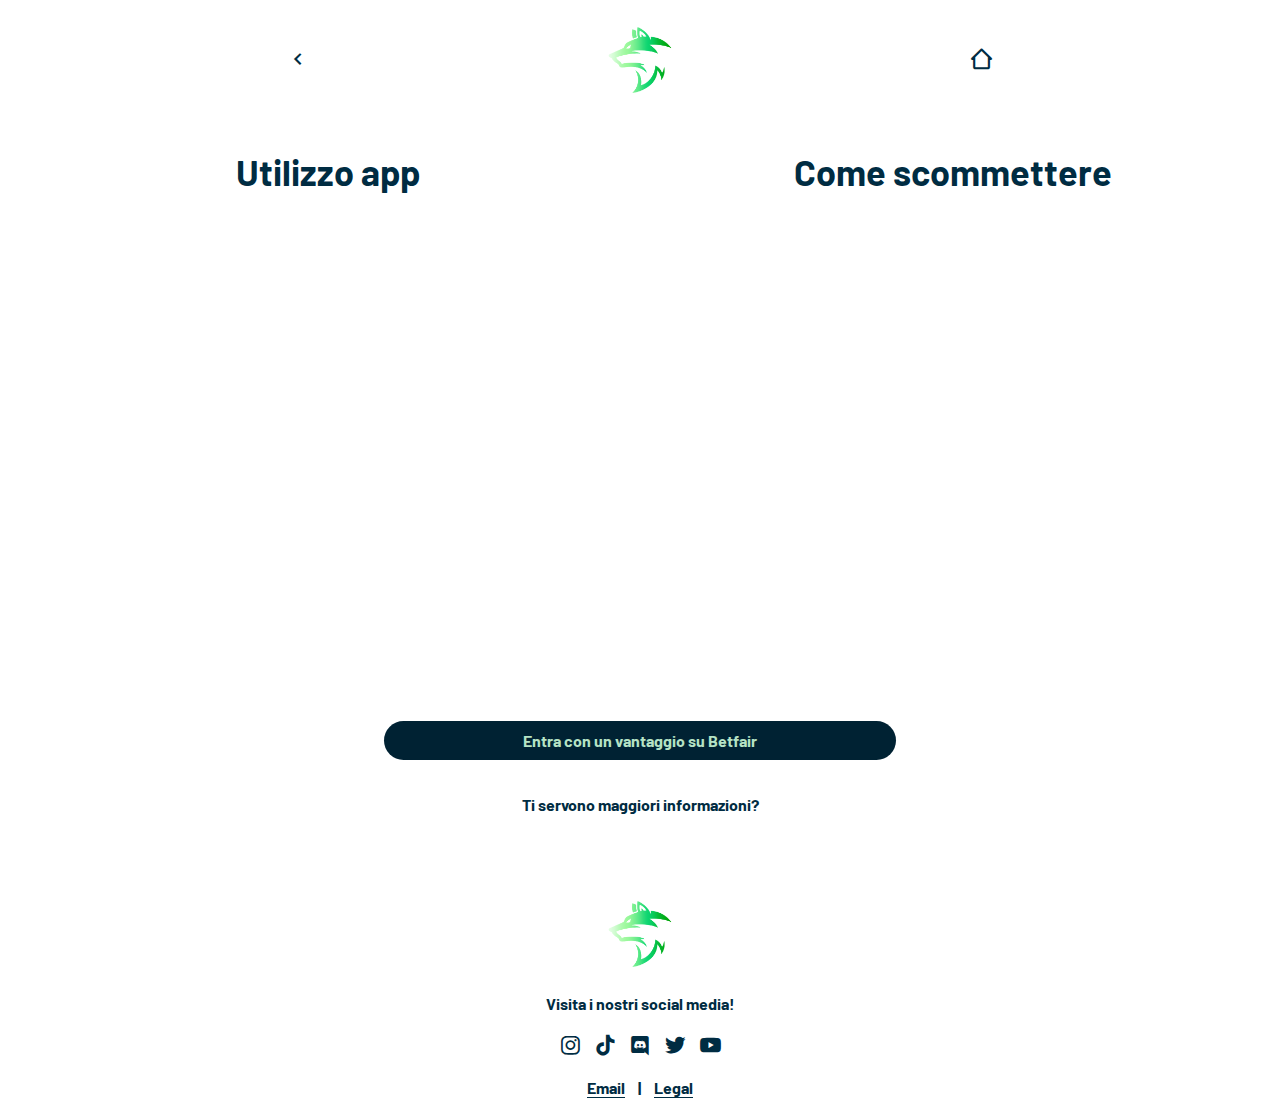
<file: utilizzo.html>
<!DOCTYPE html>
<html lang="en">
<head>
    <meta charset="UTF-8">
    <meta http-equiv="X-UA-Compatible" content="IE=edge">
    <meta name="viewport" content="width=device-width, initial-scale=1.0">
    
    <link href='https://unpkg.com/boxicons@2.1.4/css/boxicons.min.css' rel='stylesheet'>
    <link rel="stylesheet" href="styles.css">
    <link rel="icon" href="img/logo_footer.png">

    <title>Scelta Piano | WolfBet</title>
</head>
<body>
    <!-- HEADER -->
    <header class="navbar">
        <a href="#"><i class="bx bx-chevron-left"></i></a>
        <img src="img/logo_footer.png" alt="">
        <a href="#"><i class="bx bx-home-alt-2"></i></a>
    </header>

    <!-- SECTION VIDEO -->
    <section class="container-video">
        <div>
            <h1 class="title">Utilizzo app</h1>
            <iframe src="https://www.youtube.com/embed/sVPYIRF9RCQ" title="YouTube video player" frameborder="0" class="videoYT"></iframe>
        </div>
        <hr class="lineVideo">
        <div>
            <h1 class="title">Come scommettere</h1>
            <iframe src="https://www.youtube.com/embed/sVPYIRF9RCQ" title="YouTube video player" frameborder="0" class="videoYT"></iframe>
        </div>
    </section>

    <a href="#"><div class="button">
        <span>Entra con un vantaggio su Betfair</span>
    </div></a>

    <a href="#" class="moreinfo">Ti servono maggiori informazioni?</a>

    <!-- FOOTER -->
    <section class="footer">
        <img src="img/logo_footer.png" alt="">
        <p>Visita i nostri social media!</p>
        <div class="social-icons">
            <i class="bx bxl-instagram"></i>
            <i class="bx bxl-tiktok"></i>
            <i class="bx bxl-discord"></i>
            <i class="bx bxl-twitter"></i>
            <i class="bx bxl-youtube"></i>
        </div>
        <p><a href="#">Email</a> | <a href="#">Legal</a></p>
    </section>
	
    <script src="https://code.jquery.com/jquery-3.6.0.min.js"></script>
    <script type="text/javascript" src="functions.js"></script>
</body>
</html>
</file>
<file: styles.css>
@import url('https://fonts.googleapis.com/css2?family=Barlow:wght@100;200;300;400;500;600;700;800;900&display=swap');

* {
    margin: 0;
    padding: 0;
    box-sizing: border-box;
}

:root {
    --font-family: 'Barlow';
    --h1-font: 36px;
    --h3-font: 20px;
    --p-font: 16px;

  --bg-body-image: radial-gradient(30% 90% ellipse at bottom center, rgba(0, 0, 0, 0), rgba(0, 0, 0, 1) 100%);
  --bg-body-hover: rgba(40, 40, 40, 1);
  --bg-button: rgba(255, 255, 255, 0);
  --bg-button-hover: rgba(255, 255, 255, 0.05);
  --bg-button-active: rgba(255, 255, 255, 1.0);
  --bg-mask: rgba(255, 255, 255, 0.5);
  --bg-mask-hover: rgba(255, 255, 255, 1.0);
  --border-button: rgba(255, 255, 255, 0.2);
  --border-button-hover: rgba(255, 255, 255, 1.0);
  --color-button: rgba(255, 255, 255, 0.6);
  --color-button-hover: rgba(255, 255, 255, 1.0);
  --color-button-active: var(--body-bg);
  --shadow-button-hover: 0 0 0.3125rem rgba(255, 255, 255, 0.8);
}

.theme-dark {
	--background: #010F14;
    --primary-color: #011C25;
    --second-color: #002233;
    --third-color: #002C42;
    --bold-font-color: #B5E3C5;
    --light-color: #D8F3DC;
    --text-color: #E7FEE7;
}

.theme-light {
	--background: #FFF/*91D4AF*/;
    --primary-color: #B5E3C5;
    --second-color: #D8F3DC;
    --third-color: #E7FEE7;
    --bold-font-color: #011C25;
    --light-color: #002233;
    --text-color: #002C42;
}

/* colore che compare quando evidenzio il testo con il cursore */
*::selection { 
    background: var(--text-color); 
    color: var(--background);
}

html {
    height: 100%;
    scroll-behavior: smooth;
}

body {
    display: flex;
    flex-direction: column;

    background: var(--background);
    font-family: var(--font-family);
    min-height: 100%;
    /*position: relative;*/
}

a {
    text-decoration: none;
}

/* PAGINA "LOGIN" */

.navbar {
    display: flex;
    align-items: center;
    justify-content: space-between;
    padding: 10px 30px;
    margin-bottom: 30px;
}

.navbar.double {
    display: grid;
    grid-template-columns: 1fr 1fr 1fr;
    padding: 10px 30px;
    margin-bottom: 30px;
    align-items: center;
}

.navbar.right {
    display: grid;
    grid-template-columns: 1fr 1fr 1fr;
    padding: 10px 30px;
    margin-bottom: 30px;
    align-items: center;
    justify-items: end;
}

.navbar img {
    width: 100px;
}

.navbar a {
    width: min-content;
}

.navbar img.logo {
    transform: scale(1.5);
}

.navbar i {
    font-size: 25px;
    color: var(--text-color);
}

.container-login {
    background: var(--primary-color);
    width: 90%;
    border-radius: 15px;
    margin: auto;
    padding: 16px;  
}

.container-login h1 {
    color: var(--text-color);
    font-size: var(--h1-font);
    font-weight: 700;
    margin-bottom: 30px;
}

.form label {
    color: var(--text-color);
    text-transform: uppercase;
    display: block;
    margin-bottom: 10px;
}

.form input {
    background: var(--background);
    border-radius: 15px;
    border: none;
    padding: 12px 20px;
    margin-bottom: 20px;
    width: 100%;
    color: var(--text-color);
}

.form input::placeholder {
    color: var(--text-color);
    opacity: .7;
    font-weight: 300;
}

.form input:hover {
    background: var(--third-color);
    cursor: pointer;
}

.form input:focus-visible {
    outline: 1px solid var(--text-color);
    border-radius: 15px;
}

.btn-container {
    display: flex;
    align-items: center;
    justify-content: flex-end;
}

.btn-invio {
    background: var(--text-color);
    color: var(--font-family);
    width: 100px;
    padding: 15px 20%;
    border-radius: 30px;
    display: flex;
    align-items: center;
    justify-content: space-evenly;
    border: none;
    cursor: pointer;
}

.btn-invio:hover {
    background: var(--light-color);
}

.btn-invio span {
    font-weight: bold;
    color: var(--primary-color);
    font-size: 1rem;
}

.btn-invio i {
    font-size: 1rem;
    color: var(--primary-color);
}

.forgot-p {
    text-align: right;
    width: 90%;
    margin: 20px auto;
    font-size: 1rem;
    font-weight: 700;
}

.forgot-p a {
    color: var(--bold-font-color);
}

.register-p {
    color: var(--text-color);
    text-align: center;
    width: 90%;
    margin: 40px auto;
    font-size: 1rem;
    line-height: 1.5;
}

.register-p span {
    color: var(--bold-font-color);
    font-weight: 700;
}

.footer {
    margin-top: auto;
    padding-top: 50px;
    margin-bottom: 20px;
}

.footer.colorato {
    background: var(--primary-color);
    margin-top: auto;
    padding: 10px 0px 40px;
    margin-bottom: 0;
}

.footer img {
    display: block;
    margin: auto;
    width: 100px;
}

.footer p {
    color: var(--text-color);
    text-align: center;
    margin-top: 10px;
    font-weight: 700;
}

.footer a {
    color: var(--text-color);
    border-bottom: 1px solid var(--text-color);
    margin: 0 10px;
}

.social-icons {
    display: flex;
    gap: 10px;
    align-items: center;
    justify-content: center;
    margin: 20px 0;
}

.social-icons i {
    color: var(--text-color);
    font-size: 25px;
}

/* PAGINA "REGISTRATI" */

.input-privacy {
    width: 90%;
    margin: 10px auto 30px;
    display: grid;
    grid-template-columns: 10% 90%;
    align-items: center;
    gap: 10px;
}

.input-privacy input#privacy {
    border: 2px solid var(--text-color);
    accent-color: var(--background);
    width: 20px;
    height: 20px;
    padding: 0;
    border-radius: 0;
    margin-bottom: 0;
}

.input-privacy input:checked {
	background-color: var(--text-color);
}

.input-privacy span {
    color: var(--text-color);
    font-size: var(--p-font);
}

.input-privacy span a {
    font-weight: bold;
    color: var(--bold-font-color);
}

/* PAGINA "SCELTA PIANO" */

.title {
    font-size: var(--h1-font);
    text-align: center;
    color: var(--text-color);
}

.box-pay {
    background: var(--primary-color);
    width: 90%;
    border-radius: 15px;
    margin: 30px auto;
    padding: 20px;
    color: var(--text-color);
    font-weight: 300;
}

.box-pay.due {
    background: var(--third-color);
}

.box-pay.tre {
    background: var(--light-color);
    color: var(--primary-color);
}

.costo {
    display: flex;
    column-gap: 10px;
    align-items: center;
    margin: 15px 0;
}

.costo .price {
    font-size: var(--h1-font);
    font-weight: 600;
}

.info-costo {
    display: flex;
    flex-direction: column;
}

.info-costo {
    font-size: 0.8rem;
}

.box-pay a {
    text-decoration: none;
}

.button {
    width: 90%;
    background: var(--light-color);
    color: var(--primary-color);
    text-align: center;
    padding: 10px 30px;
    margin: 15px auto;
    border-radius: 30px;
    font-weight: bold;
}

.button:hover {
    background: var(--text-color);
}

.box-pay .button:hover {
    background: var(--text-color);
}

.box-pay.tre .button {
    background: var(--primary-color);
    color: var(--text-color);
}

.box-pay.tre .button:hover {
    background: var(--third-color);
    color: var(--text-color);
}

.box-pay ul {
    list-style: none;
    margin-top: 15px;
}

.box-pay ul li {
    display: flex;
    align-items: center;
}

.box-pay ul li:not(:last-child) {
    border-bottom: 1px solid var(--text-color);
    padding: 6px 0;
}

.box-pay.tre ul li:not(:last-child) {
    border-bottom: 1px solid var(--primary-color);
    padding: 6px 0;
}


.box-pay ul li i {
    margin-right: 10px;
    font-size: 1.5rem;
}

.moreinfo {
    text-align: center;
    text-decoration: none;
    color: var(--text-color);
    margin: 20px auto;
    font-weight: 700;
}

p.moreinfo {
    margin: 40px auto 0;
}

/* PAGINA "PAGAMENTO" */

.container-pagamento {
    background: var(--primary-color);
    width: 90%;
    border-radius: 15px;
    margin: 30px auto;
    padding: 0 0 20px;
}

.container-pagamento a {
    display: contents;
}

.metodo-pay {
    display: grid;
    grid-template-columns: repeat(3, 1fr);
    margin-bottom: 10px;
}

.metodo {
    display: flex;
    align-items: center;
    justify-content: center;
    height: 50px;
    gap: 5px;
    color: var(--text-color);
    background: var(--background);
    border-bottom: 0;
}

.metodo.active {
    background: var(--primary-color);
}

.metodo span {
    font-size: 1rem;
}

.metodo i {
    font-size: 1.5rem;
}

.container-pagamento a {
    text-decoration: none;
    color: var(--primary-color);
}

.container-pagamento .form {
    display: grid;
    grid-template-columns: 1fr 1fr;
    width: 90%;
    margin: auto;
    gap: 10px;
} 

.container-pagamento .form input {
    text-transform: uppercase;
    margin: 10px 0;
}

#numbercard,
#cardholder {
    grid-column: span 2;
}

.btn-pay {
    background: var(--text-color);
    width: 60%;
    padding: 10px 15px;
    border-radius: 30px;
    display: flex;
    align-items: center;
    justify-content: center;
    cursor: pointer;
    margin: 20px auto 10px;
    gap: 10px;
}

.btn-pay span {
    font-weight: bold;
}

.btn-pay i {
    font-size: 1.3rem;
}

.btn-pay:hover {
    background: var(--light-color);
}

/* PAGINA "SCOMMESSA" */
.cashin {
    display: grid;
    grid-template-columns: 40% 10% 40%;
    justify-content: space-between;
    align-items: center;
    justify-items: center;
    width: 90%;
    margin: 0 auto;
    color: var(--text-color);
}

.cashin h3 {
    font-size: var(--h3-font);
    color: var(--text-color);
    font-weight: 400;
}

.cashin span {
    font-weight: bold;
    color: var(--light-color);
}

.cashin .insertIn {
    padding: 3px 10px 7px;
    background: var(--third-color);
    border-radius: 15px;
}

.cashin .insertIn:hover {
    cursor: pointer;
}

.cashin p {
    font-weight: bold;
    color: var(--light-color);
    font-size: 1.5rem;
}

.team {
    display: grid;
    grid-template-columns: repeat(5, 1fr);
    gap: 20px;
    background: var(--primary-color);
    width: 90%;
    padding: 20px;
    border-radius: 30px;
    margin: 30px auto;
}

.team-scommessa {
    display: grid;
    grid-template-columns: 20% 80%;
    align-items: center;
    gap: 20px;
    background: var(--primary-color);
    width: 90%;
    padding: 20px;
    border-radius: 30px;
    margin: 30px auto;
}

.team-names {
    display: flex;
    flex-direction: column;
    gap: 10px;
    color: var(--text-color);
}

.settings {
    display: grid;
    grid-template-columns: 75% 25%;
    width: 90%;
    gap: 10px;
    margin: 0 auto;
}

.icon {
    display: flex;
    justify-content: space-evenly;
}

.settings p, 
.settings i {
    color: var(--text-color);
    font-weight: bold;
}

.settings i {
    font-size: 1.5rem;
}

.puntata-container {
    background: var(--primary-color);
    width: 90%;
    padding: 20px 10px;
    border-radius: 30px;
    margin: 30px auto;
}

.puntata-container h3 {
    color: var(--text-color);
    font-size: var(--h3-font);
    text-align: center;
    margin-bottom: 10px;
}

.time {
    display: flex;
    align-items: center;
    justify-content: center;
    gap: 10px;
}

.time span {
    color: var(--text-color) !important;
}

.puntata-container i {
    color: var(--text-color);
    font-size: 1.5rem;
}

.puntata-container .button-dis {   
    color: var(--background);
}

.quote {
    display: grid;
    grid-template-columns: 40% 60%;
    margin: 30px 20px;
    row-gap: 25px;
    align-items: center;
}

.quote p {
    color: var(--text-color);
    font-weight: 500;
}

.quote input {
    background: var(--background);
    border-radius: 15px;
    border: none;
    padding: 12px 15px;
    width: 100%;
    color: var(--text-color);
}

.quote input::placeholder {
    color: var(--text-color);
    opacity: .7;
    font-weight: 300;
}

.quote input:hover {
    background: var(--third-color);
    cursor: pointer;
}

.quote input:focus-visible {
    outline: 1px solid var(--text-color);
    border-radius: 15px;
}

.quote .p-place {
    text-align: center;
    padding: 8px 10px;
    background: var(--background);
    color: var(--text-color);
    border-radius: 15px
}

.puntata-container a {
    text-decoration: none;
}

.btn-pay span,
.btn-pay i {
    color: var(--primary-color);
}

.blur {
    filter: blur(5px);
    pointer-events: none;
}

.form-cashin {
    display: grid;
    margin: 20px;
}

.form-cashin label {
    color: var(--text-color);
    font-weight: 500;
}

.form-cashin textarea {
    width: 100%;
    margin-top: 20px;
    background: var(--background);
    border-radius: 15px;
    border: none;
    resize: none;
    padding: 15px;
    font-family: var(--font-family);
    height: 100px;
    color: var(--text-color);
}

.form-cashin textarea::placeholder {
    color: var(--text-color);
    opacity: .7;
}

.container-popBudg {
    display: none;
    width: 90%;
    border-radius: 15px;
    background: var(--third-color);
    padding: 20px;
    position: absolute;
    top: 50%;
    left: 50%;  
    transform: translate(-50%, -50%);
}

.container-popBudg p {
    text-align: center;
    color: var(--text-color);
    font-weight: bold;
    font-size: var(--h3-font);
}

.insertBudg {
    margin: 30px auto;
    display: grid;
    grid-template-columns: 40% 40%;
    align-items: center;
    gap: 20px;
    justify-items: center;
}

.insertBudg span {
    color: var(--text-color);
    font-weight: bold;
}

.insertBudg input {
    border-radius: 15px;
    background: var(--background);
    border: none;
    padding: 10px 20px;
    color: var(--text-color);
    font-weight: 200;
}

.insertBudg input::placeholder {
    color: var(--text-color);
    opacity: .7;
}

.container-popBudg .btn-container {
    justify-content: center;
}

.btn-popBudg {
    background: var(--text-color);
    color: var(--font-family);
    width: 200px;
    padding: 15px 10%;
    border-radius: 30px;
    display: flex;
    align-items: center;
    justify-content: space-evenly;
    border: none;
    cursor: pointer;
}

.btn-popBudg span {
    font-weight: bold;
    color: var(--primary-color);
    font-size: 1rem;
}

.btn-popBudg i {
    font-weight: bold;
    font-size: 1rem;
    color: var(--primary-color);
}


/* PAGINA SCELTA MATCH */

.container-popup {
    display: none;
    width: 80%;
    border-radius: 15px;
    background: var(--primary-color);
    padding: 20px;
    position: absolute;
    top: 50%;
    left: 50%;   
    transform: translate(-50%, -50%); 
}

.container-popup p {
    color: var(--text-color);
    font-weight: bold;
}

.bottom-pop {
    display: flex;
    align-items: center;
    justify-content: space-between;
}

.bottom-pop i {
    color: var(--text-color);
    font-size: 1.5rem;
}

.bottom-pop i:hover {
    cursor: pointer;
}

.bottom-pop .button {
    width: auto;
}

.searchbar {
    width: 90%;
    display: flex;
    align-items: center;
    border-radius: 30px;
    background: var(--primary-color);
    margin: auto;
    padding: 10px 20px;
    gap: 10px;
}

.searchbar button {
    border: 0;
    border-radius: 50%;
    background: transparent;
}

.searchbar button i {
    font-size: 1.5rem;
    color: var(--text-color);
}

.searchbar input {
    border-radius: 15px;
    background: transparent;
    border: none;
    padding: 10px;
    width: 100%;
    color: var(--text-color);
    flex: 1;
    font-size: var(--h3-font);
    font-weight: 200;
}

.searchbar input::placeholder {
    color: var(--text-color);
    opacity: .7;
    font-size: var(--h3-font);
}

.searchbar input:hover {
    background: var(--third-color);
    cursor: pointer;
}

.searchbar input:focus-visible {
    outline: 1px solid var(--text-color);
    border-radius: 15px;
}

.bx-bell:hover,
.bxs-bell-ring:hover {
    cursor: pointer;
}

.filters {
    display: flex;
    width: 80%;
    margin: 30px auto;
    gap: 20px;
    align-items: center;
    justify-content: flex-start;
}

.filters i,
.filters span {
    color: var(--text-color);
}

.filters span {
    font-size: var(--h3-font);
    font-weight: 600;
}

.filters i {
    font-size: 2rem;
}

.match90 {
    width: 90%;
    background: url("img/match.jpeg");
    margin: 20px auto;
    background-repeat: no-repeat;
    background-position: center;
    background-size: cover;
    height: 150px;
    position: relative;
    border-radius: 15px;
}

.container-match-45 {
    display: grid;
    grid-template-columns: 1fr 1fr;
    justify-items: center;
    width: 90%;
    gap: 20px;
    margin: 0 auto 20px;
}

.match45 {
    width: 100%;
    background: url("img/match.jpeg");
    background-repeat: no-repeat;
    background-position: center;
    background-size: cover;
    height: 150px;
    position: relative;
    border-radius: 15px;
}

.container-match-33 {
    display: grid;
    grid-template-columns: 1fr 1fr 1fr;
    justify-items: center;
    width: 90%;
    gap: 20px;
    margin: 0 auto;
}

.match33 {
    width: 100%;
    background: url("img/match.jpeg");
    background-repeat: no-repeat;
    background-position: center;
    background-size: cover;
    height: 150px;
    position: relative;
    border-radius: 15px;
}

.match-p { 
    display: flex;
    align-items: center;
    justify-content: center;
    position: absolute;
    bottom: 0;
    left: 0;
    right: 0;
    height: 40%;
    text-align: center;
    padding: 15px;
    background: var(--primary-color);
    color: var(--text-color);
    border-bottom-left-radius: 15px;
    border-bottom-right-radius: 15px;
}

.container-partite {
    width: 90%;
    background: var(--primary-color);
    margin: 30px auto 0;
    padding: 20px;
    border-radius: 15px;
}

.container-partite.last {
    margin-bottom: 30px;
}

.filters-match {
    display: flex;
    gap: 20px;
    align-items: center;
    justify-content: flex-start;
}

.filters-match i,
.filters-match span {
    color: var(--text-color);
}

.filters-match span {
    font-size: var(--h3-font);
    font-weight: 600;
}

.filters-match i {
    font-size: 2rem;
}

.match-list {
    display: grid;
    grid-template-columns: 20% 20% 30% 10%;
    gap: 20px;
    background: var(--primary-color);
    width: 100%;
    border-radius: 30px;
    margin: 20px auto;
    justify-items: center;
    align-items: center;
    padding: 10px;
    border: 1px solid transparent;
}

.match-list:hover {
    background: var(--third-color);
    cursor: pointer;
}

.cm:hover {
    cursor: pointer;
}

.attivo {
    background: var(--third-color);
    border: 1px solid var(--text-color);
}

.selected {
    background: var(--third-color);
}

.match-list p {
    padding: 5px 0;
}

.match-list p,
.match-list span {
    color: var(--text-color);
}

.match-list i {
    color: var(--text-color);
    font-size: 1.5rem;
}

/* MENU UTENTE */
.menu-user {
    position: absolute;
    top: 0;
    left: -100%;
    width: 100%;
    height: 100vh;
    background: var(--background);
    transition: 1s;
    z-index: 999;
}

.menu-user.fadein {
    transform: translateX(100%);
}

.menu-user.fadeout {
    transform: translateX(-100%);
}

.btn-theme {
    background: transparent;
    border: 0;
    width: min-content;
}

.bxs-sun {
    color: var(--text-color);
    padding: 5px;
    border-radius: 50%;
}

.bxs-moon {
    color: var(--text-color);
    padding: 5px;
    border-radius: 50%;
}

.btn-theme:hover {
    cursor: pointer;
}

.topbar {
    display: grid;
    grid-template-columns: 10% 80% 10%;
    align-items: center;
    padding: 30px;
}

.topbar i,
.content i {
    font-size: 1.5rem;
}

.topbar p {
    font-size: var(--h3-font);
    margin-left: 20px;
    font-weight: 600;
}

.topbar .bx-x-circle,
.topbar p,
.content i,
.content a {
    color: var(--text-color);
}

.content {
    display: grid;
    grid-template-columns: 10% 90%;
    align-items: center;
    row-gap: 20px;
    padding: 30px;
}

.content a {
    font-size: var(--h3-font);
    margin-left: 20px;
    font-weight: 400;
    width: fit-content;
}

.menu-user hr {
    width: 90%;
    margin: 10px auto 0;
    border: 1px solid var(--text-color);
}

.user {
    display: grid;
    grid-template-columns: 20% 55% 15% 5%;
    align-items: center;
    justify-items: center;
    padding: 20px 30px;
}

.user img {
    width: 40px;
}

.user img:hover {
    cursor: pointer;
}

.user p {
    font-size: var(--h3-font);
    font-weight: 400;
}

.user p,
.user i {
    color: var(--text-color);
}

.user i {
    font-size: 1.5rem;
}

.shortcut {
    display: grid;
    grid-template-columns: 10% 90%;
    align-items: center;
    row-gap: 20px;
    padding: 20px 40px 30px;
    display: none;
}

.shortcut a {
    font-size: var(--h3-font);
    margin-left: 20px;
    font-weight: 400;
    width: fit-content;
}

.shortcut i,
.shortcut a {
    color: var(--text-color);
}

.shortcut i {
    font-size: 1.5rem;
}

.visible {
    display: grid !important;  
}

.changeback {
    background: var(--third-color) !important;
}

.user-key {
    width: 90%;
    margin: 30px auto;
    border-radius: 15px;
}

.user-key:hover {
    background: var(--primary-color);
}

/* PAGINA UTILIZZO APP */
.container-video {
    display: grid;
    justify-items: center;
    padding: 0 30px;
    gap: 30px;
}

.container-video div {
    width: 100%;
}

.videoYT {
    width: 100%;
    height: 25vh;
    margin: 30px auto;
}

.lineVideo {
    width: 90%;
    margin: 20px auto;
    border: 1px solid var(--text-color);
}

/* ROADMAP */

.head-road {
    width: 100%;
    display: grid;
    grid-template-columns: 1fr 1fr;
    align-items: center;
    justify-items: center;
    row-gap: 20px;
    padding: 0 8%;
    background: var(--primary-color);
}

.head-road img {
    height: 400px;
}

.button-road {
    display: inline-block;
    text-align: center;
    background: transparent;
    color: var(--text-color);
    border: 2px solid var(--text-color);
    font-size: 30px;
    font-weight: bold;
    padding: 20px 40px;
    border-radius: 20px;
    transform: scale(.9);
    transition: .5s;
}

.button-road:hover {
    background: var(--text-color);
    color: var(--background);
    transform: scale(.95);
}

.btn-iscrivimi {
    background: var(--text-color);
    color: var(--font-family);
    width: 100px;
    padding: 15px 25%;
    border-radius: 30px;
    display: flex;
    align-items: center;
    justify-content: space-evenly;
    border: none;
    cursor: pointer;
    margin: auto;
    gap: 10px;
}

.btn-iscrivimi:hover {
    background: var(--light-color);
}

.btn-iscrivimi span {
    font-weight: bold;
    color: var(--primary-color);
    font-size: 1rem;
}

.btn-iscrivimi i {
    font-size: 1.5rem;
    color: var(--primary-color);
}

.menu-items {
    display: none !important;
    font-size: var(--h3-font);
    display: flex;
    gap: 50px;
    margin-left: 50px;
}

.menu-items a {
    color: var(--text-color);
}

.container-img {
    background: url("img/match.jpeg");
    background-size: cover;
    width: 80%;
    height: 300px;
    border-radius: 15px;
    position: relative;
    margin: 0 auto;
}

.titleimg2 {
    position: absolute;
    bottom: 15px;
    left: 20px;
    color: var(--text-color);
}

.textroad {
    width: 90%;
    margin: 30px auto;
    color: var(--text-color);
}

.textroad h1 {
    text-align: center;
    font-size: 30px;
}

.textroad p {
    padding: 0 10px;
}

.container-iscriviti {
    display: grid;
    width: 100%;
    background: var(--primary-color);
    padding: 20px;
    gap: 40px;
}

.container-iscriviti h3 {
    font-size: var(--h3-font);
    color: var(--text-color);
    text-align: center;
}

.container-iscriviti p {
    color: var(--text-color);
}

.textIscriviti p {
    text-align: center;
}

.iscriviti {
    width: 100%;
    border-radius: 15px;
    padding: 20px;
}

.input-privacy.roadmap {
    margin: 10px auto;
    width: 100%;
    gap: 0;
}

.input-privacy.roadmap span {
    font-size: 14px;
}

.input-privacy.roadmap input#privacy {
    width: 15px;
    height: 15px;
}

.iscriviti input {
    margin-bottom: 20px;
    background: var(--background);
    border-radius: 15px;
    border: none;
    padding: 12px 20px;
    width: 100%;
    color: var(--text-color);
}

.iscriviti input::placeholder {
    color: var(--text-color);
    opacity: .7;
    font-weight: 300;
}

.iscriviti input:hover {
    background: var(--third-color);
    cursor: pointer;
}

.iscriviti input:focus-visible {
    outline: 1px solid var(--text-color);
    border-radius: 15px;
}

.iscriviti p {
    font-size: 14px;
    margin-bottom: 20px;
}

.iscriviti p a {
    text-decoration: none;
    font-weight: bold;
    color: var(--text-color);
}

.main-t {
    margin-bottom: 30px;
    color: var(--text-color);
    text-align: center;
    font-size: var(--h1-font);
}

.title-hidden {
    color: var(--text-color);
    text-align: center;
    font-size: var(--h3-font);
}

.fase {
    display: grid;
    gap: 4%;
    width: 60%;
    grid-template-columns: 15% 0 40%;
    margin: 20px auto;
    align-items: center;
    justify-content: center;
}

.container-roadmap {
    margin: 50px 0;
}

.container-roadmap hr {
    height: 120px;
}

.hidden-t {
    display: none;
}

.content-fase span {
    color: var(--text-color);
    font-weight: 200;
}

.content-fase p {
    margin-top: 30px;
    color: var(--text-color);
}

.container-faq {
    width: 90%;
    margin: 30px auto;
}

.container-faq h3 {
   text-align: center;
   font-size: var(--h3-font);
   color: var(--text-color);
   margin-bottom: 20px;
}

.faq {
    color: var(--text-color);
    border-bottom: 1px solid var(--text-color);
    cursor: pointer;
    border-radius: 15px;
    padding: 0 10px;
}

.faq i {
    font-size: 1.5rem;
}

.faq:hover {
    background: var(--third-color);
}

.question {
    display: flex;
    justify-content: space-between;
    align-items: center;
}

.question p {
    font-weight: bold;
    margin: 30px 0;
}

.answer p {
    padding-bottom: 20px;
}

.answer {
    max-height: 0;
    overflow: hidden;
}

.faq.active {
    background: var(--third-color);
}

.faq.active .answer {
    max-height: 300px;
    transition: 1s;
}

.faq.active i {
    transform: rotate(180deg);
}

.avvertenze {
    color: var(--text-color);
    width: 90%;
    margin: 50px auto;
    text-align: center;
}

.avvertenze span {
    padding: 3px 6px;
    border: 2px solid var(--text-color);
}

/* PAGINA FATTURE */
.quote .col2 {
    text-align: right;
    color: var(--text-color);
}

.quote .quote-span {
    font-weight: 200;
    color: var(--text-color);
}

.button-dis {
    width: 90%;
    background: var(--light-color);
    color: var(--primary-color);
    text-align: center;
    padding: 10px;
    margin: 15px auto;
    border-radius: 30px;
    font-weight: bold;
}

.button-dis:hover {
    cursor: pointer;
}

.form-dis {
    width: 90%;
    margin: 20px auto;
}

.form-dis label {
    color: var(--text-color);
    font-weight: 500;
}

.form-dis textarea {
    width: 100%;
    margin-top: 20px;
    background: var(--background);
    border-radius: 15px;
    border: none;
    resize: none;
    padding: 15px;
    font-family: var(--font-family);
    height: 100px;
    color: var(--text-color);
}

.container-popupdis {
    display: none;
    width: 95%;
    border-radius: 15px;
    margin: auto;
    background: var(--third-color);
    padding: 20px; 
    position: absolute;
    top: 50%;
    left: 50%;
    transform: translate(-50%, -50%);
}

.show {
    display: block !important;
}

.container-popupdis p {
    font-size: 25px;
    color: var(--text-color);
    text-align: center;
    font-weight: 500;
}

.container-popupdis .button-dis {
    width: 100%;
}

/* PAGINA BUDGET CORRENTE */

.titleBudget {
    text-align: center;
    color: var(--text-color);
    font-weight: 300;
}

.container-saldo {
    display: grid;
    grid-template-columns: 60% 10%;
    margin: 20px auto 40px;
    width: 100%;
    align-items: center;
    justify-items: center;
    justify-content: center;
}

.container-saldo h1 {
    color: var(--text-color);
    font-weight: bold;
    font-size: var(--h1-font);
}

.container-saldo i {
    font-size: 1.5rem;
    color: var(--text-color);
    font-weight: bold;
}

.bx-hide:hover,
.bx-show:hover {
    cursor: pointer;
}

.container-budget {
    width: 95%;
    border-radius: 15px;
    margin: 0 auto;
    background: var(--primary-color);
    padding: 20px; 
}

.container-budget p {
    font-size: 25px;
    color: var(--text-color);
    text-align: center;
    font-weight: 500;
}

.container-budget .button-dis {
    width: 100%;
}

.container-budget .btn-container {
    justify-content: center;
}

/* PAGINA CRONOLOGIA SCOMMESSE */
.container-history {
    background: var(--primary-color);
    width: 90%;
    margin: 20px auto;
    border-radius: 15px;
    padding: 5px;
}

.incassoText {
    text-align: center;
}

.title-history {
    display: flex;
    width: 85%;
    margin: 20px auto;
    align-items: center;
    justify-content: space-between;
}

.title-history p {
    color: var(--text-color);
    font-weight: bold;
}

.title-history i {
    color: var(--text-color);
    font-size: 1.5rem;
}

.partitaHistory {
    width: 90%;
    margin: 20px auto;
    border-radius: 15px;
    padding: 15px;
    background: var(--third-color);
}

.partitaHistory:hover {
    cursor: pointer;
}

#addBudget-icon:hover {
    cursor: pointer;
}

.nameTeam p {
    color: var(--text-color);
}

.nameTeam span {
    color: var(--text-color) !important;
    font-size: 12px;
}

.inPartita {
    display: grid;
    grid-template-columns: 1fr 1fr;
    align-items: center;
    gap: 10px;
    justify-items: center;
}

.inPartita .negativo,
.inPartita .negativo i {
    color: #DA0B0B;
    font-weight: 200;
}

.inPartita .positivo,
.inPartita .positivo i {
    color: #09AA16;
    font-weight: 200;
}

.optionsHystory.flex {
    display: flex !important;
}

.optionsHystory {
    display: none;
    width: 90%;
    margin: 15px auto 0;
    justify-content: space-between;
}

.optionsHystory span {
    color: var(--text-color);
}

/* POP UP ADD MATCH */
.container-popAdd {
    display: none;
    width: 90%;
    border-radius: 15px;
    background: var(--third-color);
    padding: 20px;
    margin: auto;
    position: absolute;
    top: 50%;
    left: 50%;  
    transform: translate(-50%, -50%);
}

.container-popAdd h3 {
    text-align: center;
    color: var(--text-color);
    font-weight: bold;
    font-size: var(--h3-font);
    margin-bottom: 30px;
}

.container-popAdd p {
    font-weight: bold;
    color: var(--text-color);
}

.c-capitale {
    margin: 20px 0;
    display: flex;
    width: 100%;
}

.c-dettagli p {
    margin-bottom: 10px;
}

.container-popAdd input {
    background: var(--background);
    border-radius: 15px;
    border: none;
    padding: 12px 20px;
    width: 100%;
    color: var(--text-color);
}

.container-popAdd input::placeholder {
    color: var(--text-color);
    opacity: .7;
    font-weight: 300;
}

.container-popAdd input:hover {
    background: var(--third-color);
    cursor: pointer;
}

.container-popAdd input:focus-visible {
    outline: 1px solid var(--text-color);
    border-radius: 15px;
}

.c-capitale {
    margin: 20px 0;
    display: flex;
    gap: 20px;
}

.c-capitale p {
    margin: auto;
    width: 100%;
}

.c-checkbox {
    margin: 20px 0;
    display: flex;
    gap: 20px;
}

.check {
    display: flex;
    gap: 10px;
    align-items: center;
}

.check p {
    width: min-content;
}

/* CHECKBOX */
.switch {
    position: relative;
    display: inline-block;
    width: 45px;
    height: 25px;
  }
  
  .switch input {
    opacity: 0;
    width: 0;
    height: 0;
  }
  
  .slider {
    position: absolute;
    cursor: pointer;
    top: 0;
    left: 0;
    right: 0;
    bottom: 0;
    background-color: #DA0B0B;
    -webkit-transition: .4s;
    transition: .4s;
  }
  
  .slider:before {
    position: absolute;
    content: "";
    height: 20px;
    width: 20px;
    left: 4px;
    bottom: 2px;
    background-color: var(--background);
    -webkit-transition: .4s;
    transition: .4s;
  }
  
  input:checked + .slider {
    background-color: #09AA16;
  }
  
  input:focus + .slider {
    box-shadow: 0 0 1px #09AA16;
  }
  
  input:checked + .slider:before {
    -webkit-transform: translateX(18px);
    -ms-transform: translateX(18px);
    transform: translateX(18px);
  }
  
  .slider.round {
    border-radius: 34px;
  }
  
  .slider.round:before {
    border-radius: 50%;
  }

  .btn-popAdd {
    background: var(--text-color);
    color: var(--font-family);
    width: 150px;
    margin: 10px 0;
    padding: 15px 10%;
    border-radius: 30px;
    display: flex;
    align-items: center;
    justify-content: space-evenly;
    border: none;
    cursor: pointer;
    gap: 10px;
}

.btn-popAdd span {
    font-weight: bold;
    color: var(--primary-color);
    font-size: 1rem;
}

.btn-popAdd i {
    font-weight: bold;
    font-size: 1rem;
    color: var(--primary-color);
}

/* PAGINA NEWS */
.container-iscriviti.news {
    margin: 40px auto;
}

/* MEDIA QUERY */

@media (max-width: 768px) {
    .title-hidden {
        display: none;
    }

    .hidden-t {
        display: inline-block;
        margin-bottom: 0;
        color: var(--text-color);
        text-align: center;
        font-size: var(--h3-font);
        margin-right: 30px;
    }

    .main-t {
        font-size: var(--h3-font);
    }

    .title-hidden {
        text-align: left;
    }

    .container-roadmap {
        width: 100%;
    }

    .container-roadmap hr {
        height: 150px;
    }

    .fase {
        gap: 20px;
        width: 80%;
        grid-template-columns: 0% 100%;
    }

    .head-road {
        grid-template-columns: 1fr;
        padding: 40px 10px 0;
    }
    
    .head-road img {
        height: 300px;
    }

    .button-road {
        font-size: var(--h3-font);
    }
}

@media (min-width: 769px) {
    .navbar {
        width: 60%;
        margin: 0 auto 30px;
    }

    .container-login {
        width: 50%;
        padding: 20px;
    }

    .forgot-p,
    .box-pay.pay,
    .container-pagamento,
    .filters,
    .match90,
    .container-match-45, 
    .container-match-33,
    .container-partite,
    .cashin,
    .user-key  {
        width: 50%;
    }

    .input-privacy {
        grid-template-columns: 5% 95%;
    }

    .team-scommessa,
    .settings,
    .puntata-container {
        width: 40%;
    }

    .container-pay {
        display: grid;
        grid-template-columns: repeat(3, 1fr);
    }

    .box-pay {
        width: 90%;
    }

    .box-pay .button {
        width: 100%;
    }

    .container-searchbar {
        width: 50%;
        margin: auto;
    }

    .bx-filter {
        padding: 5px;
    }

    .bx-filter:hover {
        border-radius: 50%;
        background: var(--third-color);
        cursor: pointer;
    }

    .searchbar {
        width: 100%;
    }

    .quote {
        width: 70%;
        margin: 30px auto;
    }

    .menu-user .topbar, 
    .menu-user .content {
        padding: 30px 25%;
    }

    .menu-user .user {
        padding: 30px;
    }

    .menu-user hr {
        width: 60%;
    }

    .topbar i,
    .content i {
        font-size: 25px;
    }

    .topbar {
        grid-template-columns: 5% 90% 5%;
    }

    .content {
        grid-template-columns: 5% 95%;
    }

    .user {
        grid-template-columns: 10% 60% 15% 15%;
    }
    
    .shortcut {
    	grid-template-columns: 7% 93%;
        padding: 20px 50px 30px;
    }

    .container-video {
       grid-template-columns: 1fr 1fr;
    }

    .videoYT {
        height: 50vh;
    }

    .lineVideo {
        display: none;
    }

    .container-iscriviti {
        grid-template-columns: 1fr 1fr;
        margin: auto;
        padding: 20px 60px;
    }

    .textIscriviti {
        margin: auto;
    }

    .container-faq {
        width: 60%;
    }

    .container-faq h3 {
        font-size: var(--h1-font);
    }

    .container-popBudg {
        width: 30%;
        padding: 40px 0;
    }

    .form-cashin {
        width: 70%;
        margin: auto;
    }

    .container-history {
        width: 50%;
    }

    .container-popAdd {
        width: 40%;
        padding: 40px;
    }

    .c-capitale {
        margin: 20px 0;
        display: flex;
        gap: 20px;
    }

    .check {
        gap: 30px;
        width: 100%;
    }

    .title-history p {
        font-size: var(--h3-font);
    }

    .container-budget {
        width: 40%;
        padding: 40px 0;
    }

    .container-saldo {
        grid-template-columns: 15% 2%;
    }

    .insertBudg {
        grid-template-columns: 1fr 1fr;
        gap: 0;
        padding: 0px 15%;
    }

    .button {
        width: 40%;
    }

    .container-popupdis {
        width: 40%;
    }

    .button-dis {
        width: 70%;
    }

    .textroad h1 {
        text-align: left;
    }

    .container-img,
    .textroad {
        width: 50%;
    }

    .textroad h1 {
        padding: 0 10px;
    }

    .container-form {
        width: 80%;
        margin: auto;
    }

    .img-roadmap {
        content:url("img/logo.png");
        transform: scale(1.5);
    }

    .menu-items {
        display: flex !important;
    }

    .menu-items a {
        width: fit-content;
    }

    .navbar.roadmap {
        padding: 10px 80px;
        width: 80%;
        margin-bottom: 0;
    }

    .container-popup {
        width: 40%;
        padding: 40px;
    }

    .container-popup p {
       font-size: var(--h3-font);
    }

    .container-slider {
        width: 50%;
    }

    .text-slide {
        font-size: var(--h1-font);
        bottom: 20px;
    }

    .partitaHistory {
        width: 70%;
    }

    .btn-iscrivimi {
        padding: 15px 10%;
    }
}
</file>
